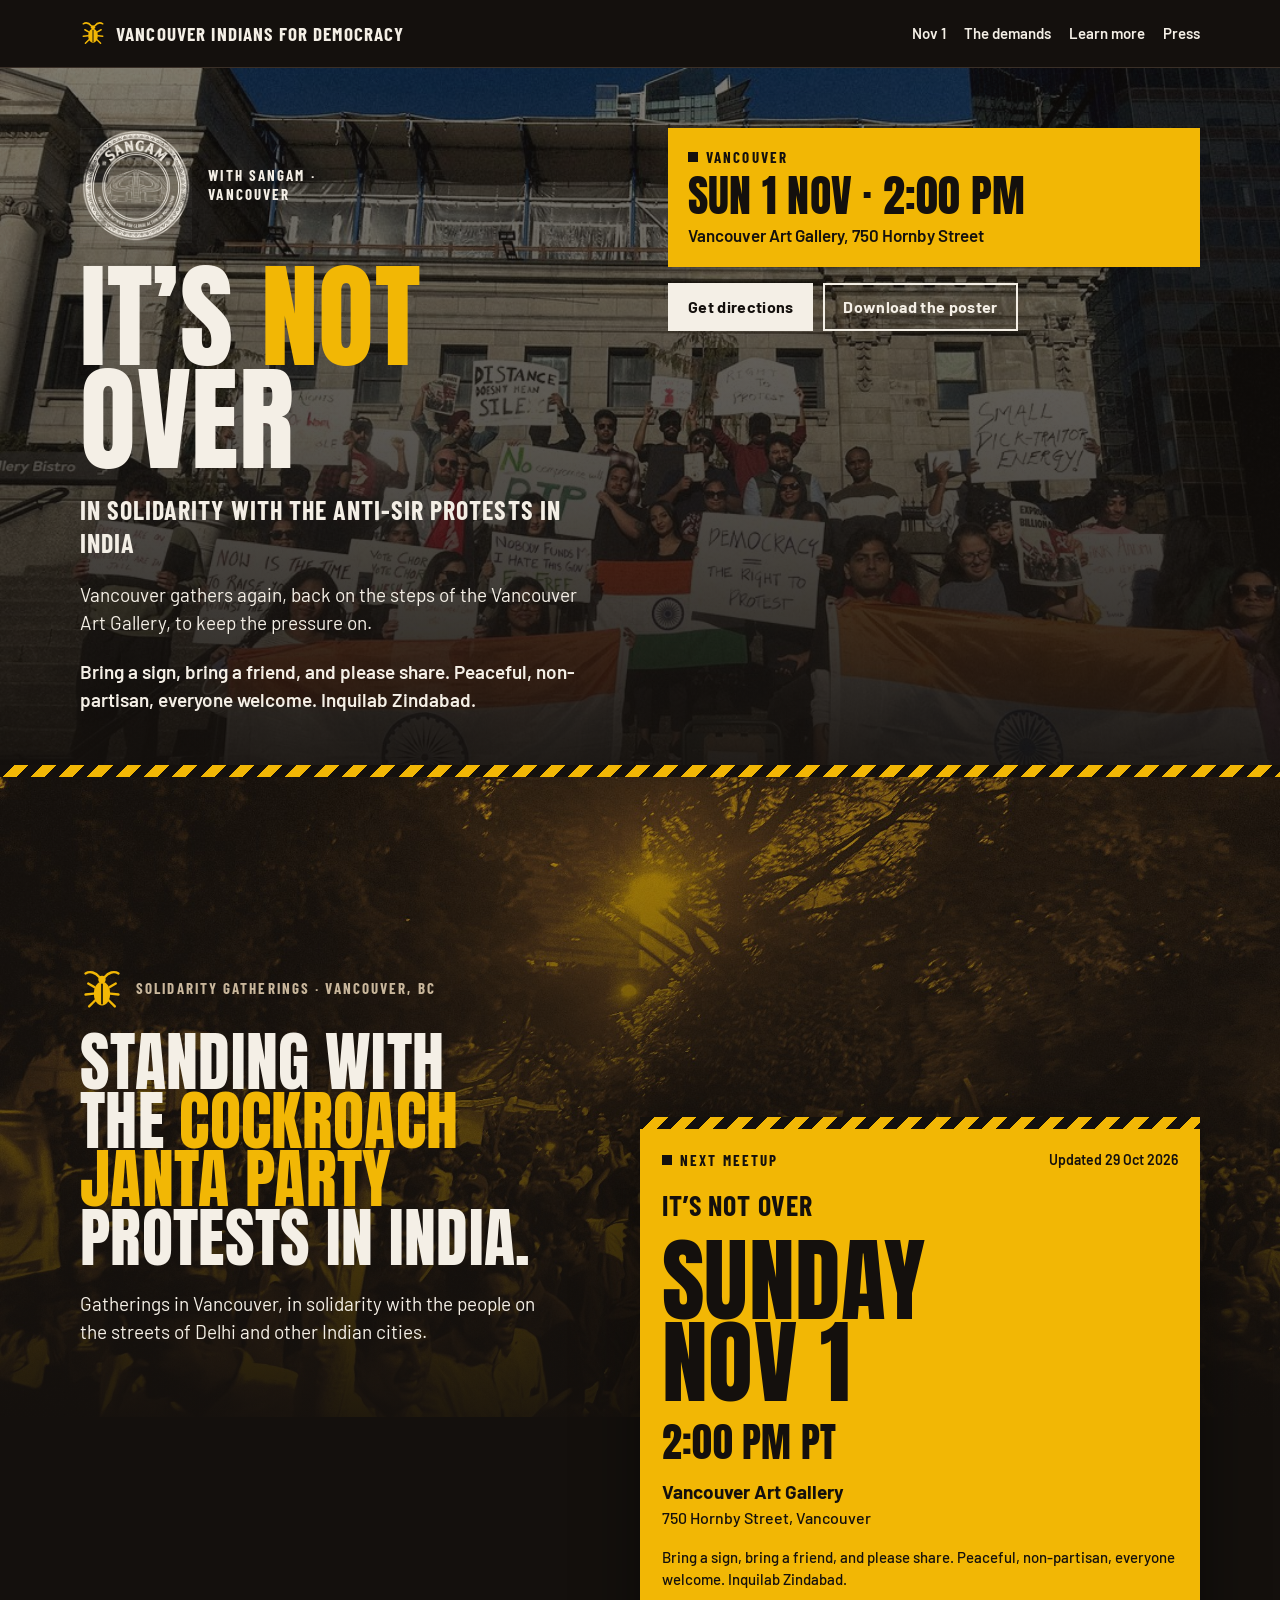
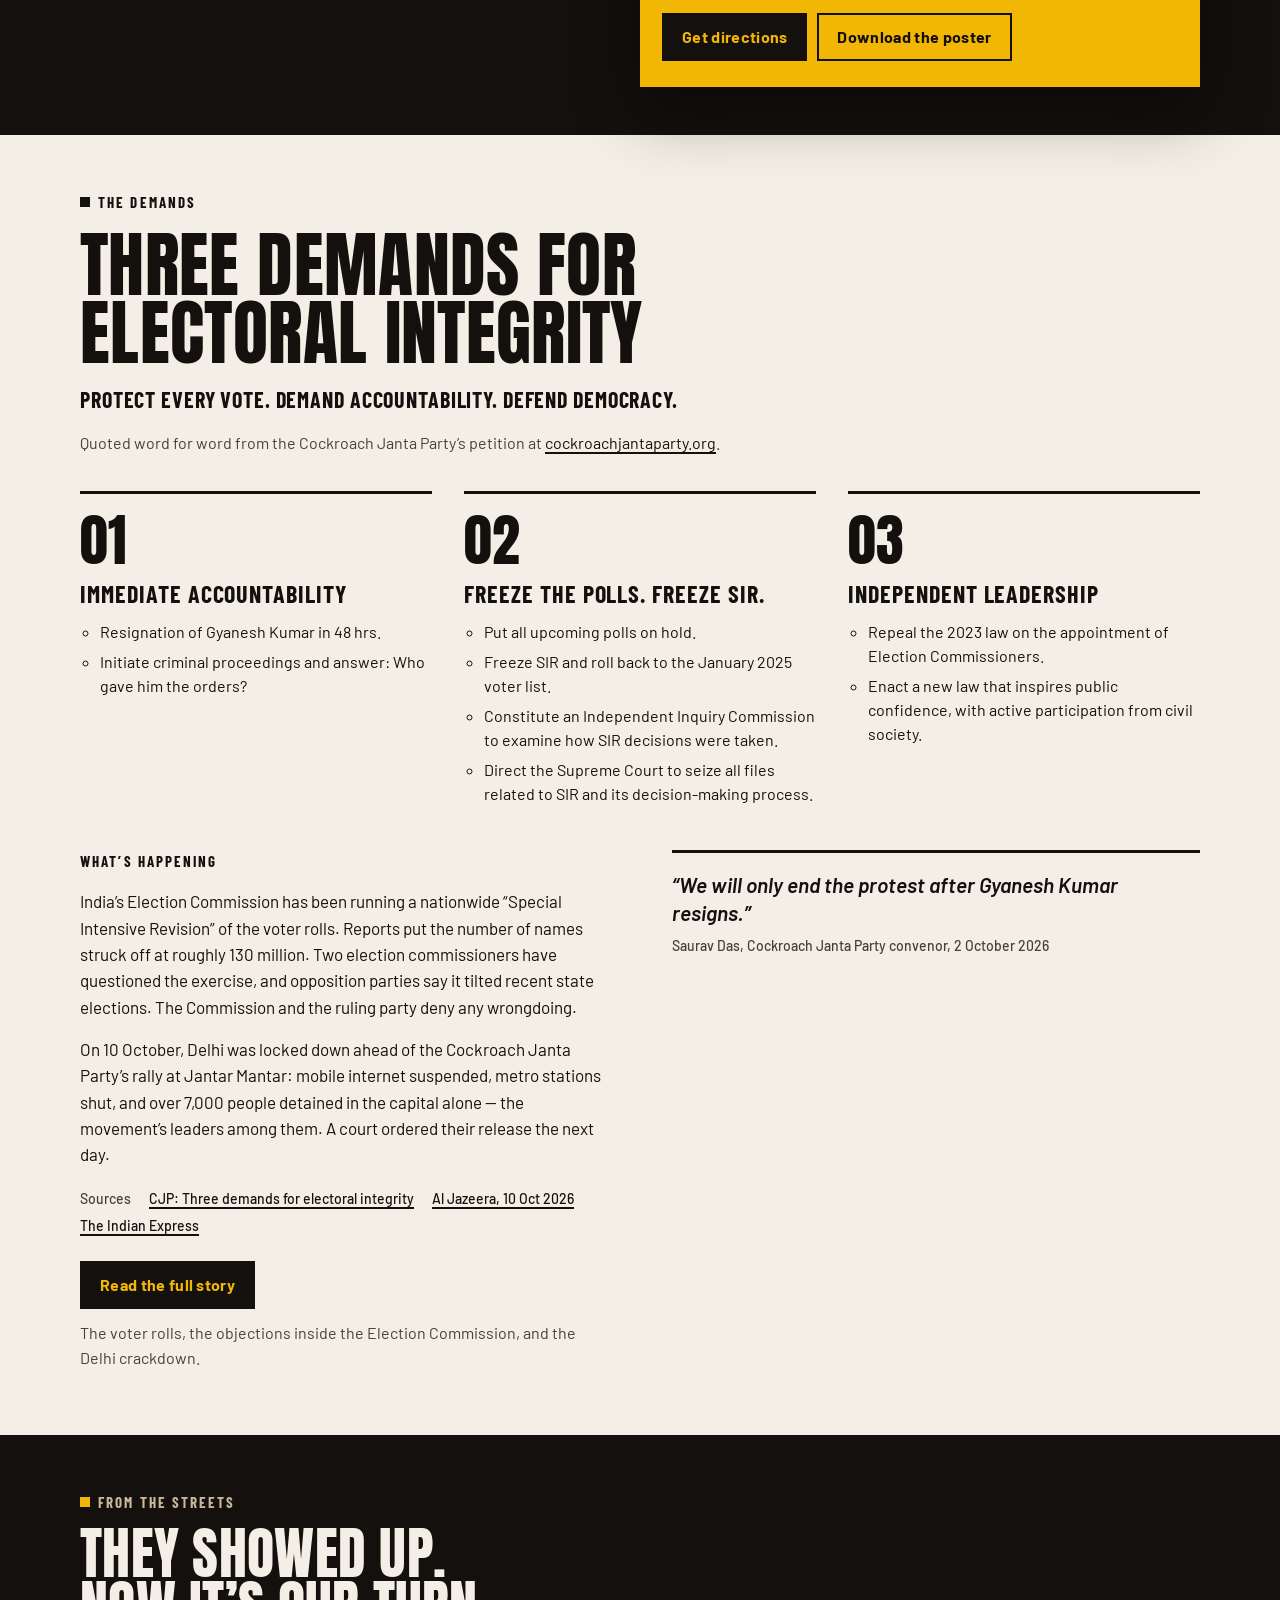
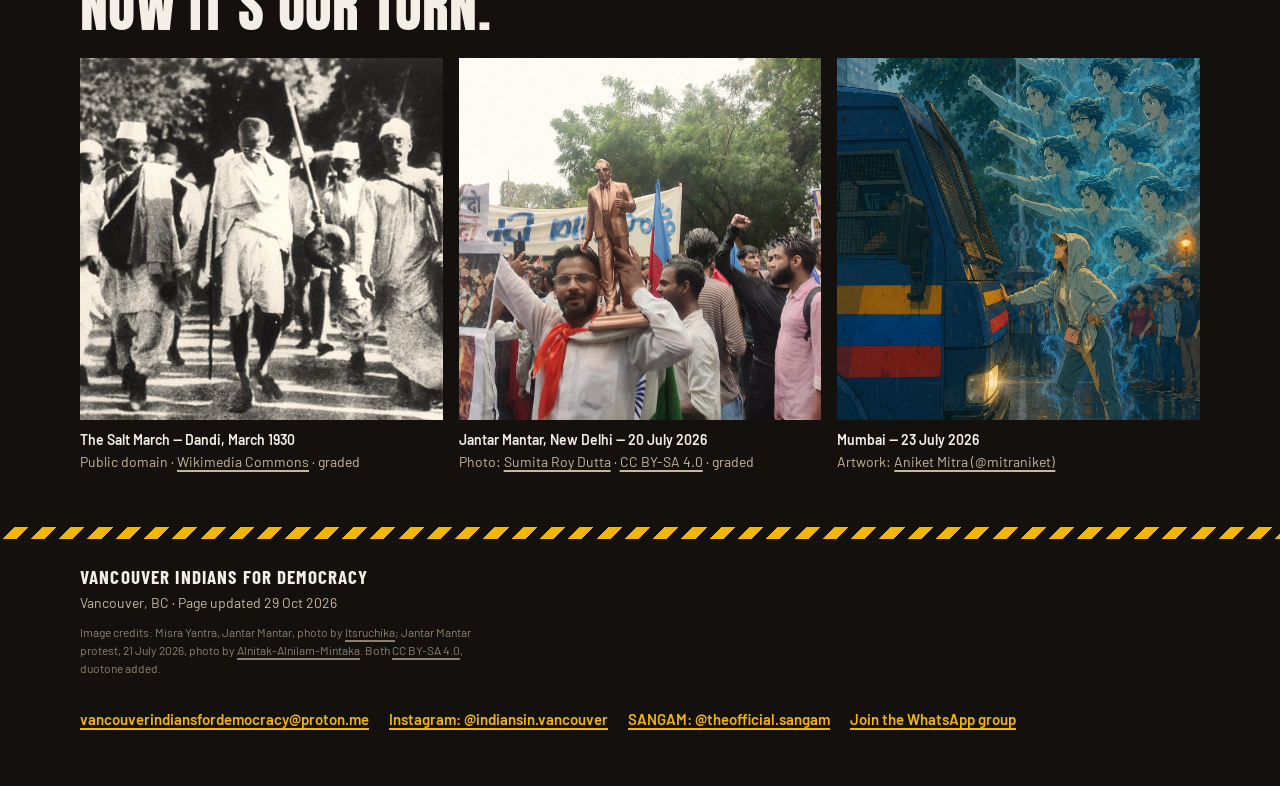
<file: index.html>
<!doctype html>
<html lang="en">
<head>
<meta charset="utf-8">
<meta name="viewport" content="width=device-width, initial-scale=1">
<title>It’s not over · Vancouver, Sun 1 Nov · Vancouver Indians for Democracy</title>
<meta name="description" content="It’s not over: Vancouver gathers again on the steps of the Vancouver Art Gallery, Sunday 1 November, 2:00 PM, in solidarity with the anti-SIR protests in India. Bring a sign, bring a friend.">
<meta name="theme-color" content="#14100D">
<meta property="og:type" content="website">
<meta property="og:title" content="It’s not over — Vancouver, Sun 1 Nov, 2:00 PM, Vancouver Art Gallery">
<meta property="og:description" content="Vancouver gathers again on the steps of the Vancouver Art Gallery, Sunday 1 November, 2:00 PM, in solidarity with the anti-SIR protests in India. With SANGAM. Bring a sign, bring a friend.">
<link rel="icon" href="assets/logo.svg" type="image/svg+xml">
<link rel="preconnect" href="https://fonts.googleapis.com">
<link rel="preconnect" href="https://fonts.gstatic.com" crossorigin>
<link href="https://fonts.googleapis.com/css2?family=Anton&family=Barlow+Condensed:wght@600;700&family=Barlow:ital,wght@0,400;0,500;0,600;0,700;1,600&display=swap" rel="stylesheet">
<link rel="stylesheet" href="styles.css">
</head>
<body>
<a class="skip-link" href="#main">Skip to content</a>

<header class="site-header" id="top">
  <div class="wrap">
    <a class="brand" href="#top">
      <svg viewBox="0 0 48 48" width="26" height="26" aria-hidden="true" fill="none" stroke="currentColor" stroke-width="2.8" stroke-linecap="round" stroke-linejoin="round">
        <path d="M21 11 C 17 6, 11 4, 6 7"/><path d="M27 11 C 31 6, 37 4, 42 7"/>
        <circle cx="24" cy="13.5" r="4" fill="currentColor" stroke="none"/>
        <ellipse cx="24" cy="29" rx="9" ry="13" fill="currentColor" stroke="none"/>
        <path d="M24 19 V 40" stroke="#14100D" stroke-width="1.8"/>
        <path d="M16 22 L 9 18"/><path d="M32 22 L 39 18"/>
        <path d="M15 29 L 6 30"/><path d="M33 29 L 42 30"/>
        <path d="M17 36 L 10 43"/><path d="M31 36 L 38 43"/>
      </svg>
      <span>Vancouver Indians for Democracy</span>
    </a>
    <nav class="site-nav" aria-label="Sections">
      <a href="#everywhere">Nov 1</a>
      <a href="#demand">The demands</a>
      <a href="learn-more.html">Learn more</a>
      <a href="media-advisory.html">Press</a>
    </nav>
  </div>
</header>

<main id="main">

  <!-- IT'S NOT OVER: the current action. Background = the 17 Oct Vancouver gathering; SANGAM stamp and poster live in assets/. -->
  <section class="everywhere" id="everywhere" aria-labelledby="everywhere-heading">
    <img class="everywhere__img" src="assets/vag-17-oct-2026.jpg" width="1080" height="700" alt="Protesters with Indian flags and hand-painted signs on the steps of the Vancouver Art Gallery, 17 October 2026">
    <div class="everywhere__shade" aria-hidden="true"></div>
    <div class="wrap everywhere__grid">
      <div class="everywhere__text">
        <div class="lockup">
          <img class="lockup__logo" src="assets/sangam-stamp.png" width="480" height="492" alt="SANGAM — South Asian Network for Global Action and Mobilization">
          <p>With SANGAM · Vancouver</p>
        </div>
        <h1 id="everywhere-heading" class="display">It’s <span>not</span> over</h1>
        <p class="everywhere__tag">In solidarity with the anti-SIR protests in India</p>
        <p class="everywhere__lede">Vancouver gathers again, back on the steps of the Vancouver Art Gallery, to keep the pressure on.</p>
        <p class="everywhere__lede everywhere__lede--strong">Bring a sign, bring a friend, and please share. Peaceful, non-partisan, everyone welcome. Inquilab Zindabad.</p>
      </div>
      <div class="everywhere__side">
        <div class="van">
          <p class="label">Vancouver</p>
          <p class="van__when display">Sun 1 Nov · 2:00 PM</p>
          <p class="van__where">Vancouver Art Gallery, 750 Hornby Street</p>
        </div>
        <div class="btn-row">
          <a class="btn btn--solid-paper" href="https://www.google.com/maps/search/?api=1&amp;query=Vancouver+Art+Gallery%2C+750+Hornby+St%2C+Vancouver%2C+BC">Get directions</a>
          <a class="btn btn--outline-paper" href="assets/its-not-over-nov1.jpg" download="its-not-over-nov1.jpg">Download the poster</a>
        </div>
      </div>
    </div>
    <div class="everywhere__spacer" aria-hidden="true"></div>
    <div class="hazard" aria-hidden="true"></div>
  </section>

  <section class="hero" aria-labelledby="hero-heading">
    <img class="hero__img" src="assets/hero-jantar-mantar.jpg" width="2000" height="1125" alt="Thousands of protesters at Jantar Mantar, New Delhi, on the night of 21 July 2026, an Indian flag raised above the crowd">
    <div class="hero__shade" aria-hidden="true"></div>
    <div class="wrap hero__body">
      <div class="hero__inner">
        <div class="hero__kicker">
          <svg viewBox="0 0 48 48" width="44" height="44" aria-hidden="true" fill="none" stroke="currentColor" stroke-width="2.6" stroke-linecap="round" stroke-linejoin="round">
            <path d="M21 11 C 17 6, 11 4, 6 7"/><path d="M27 11 C 31 6, 37 4, 42 7"/>
            <circle cx="24" cy="13.5" r="4" fill="currentColor" stroke="none"/>
            <ellipse cx="24" cy="29" rx="9" ry="13" fill="currentColor" stroke="none"/>
            <path d="M24 19 V 40" stroke="#14100D" stroke-width="1.8"/>
            <path d="M16 22 L 9 18"/><path d="M32 22 L 39 18"/>
            <path d="M15 29 L 6 30"/><path d="M33 29 L 42 30"/>
            <path d="M17 36 L 10 43"/><path d="M31 36 L 38 43"/>
          </svg>
          <p>Solidarity gatherings · Vancouver, BC</p>
        </div>
        <h2 id="hero-heading" class="display hero__heading">Standing with the <span>Cockroach Janta Party</span> protests in India.</h2>
        <p class="hero__lede">Gatherings in Vancouver, in solidarity with the people on the streets of Delhi and other Indian cities.</p>
      </div>
    </div>
  </section>

  <!-- MEETUP: edit the values below for each new event. -->
  <div class="wrap meetup-row">
    <section class="meetup" id="meetup" aria-labelledby="meetup-heading">
      <div class="hazard" aria-hidden="true"></div>
      <div class="meetup__body">
        <div class="meetup__top">
          <h2 id="meetup-heading" class="label">Next meetup</h2>
          <p class="meetup__updated">Updated 29 Oct 2026</p>
        </div>
        <p class="meetup__event">It’s not over</p>
        <p class="meetup__date display">Sunday<br>Nov 1</p>
        <p class="meetup__time display">2:00 PM PT</p>
        <div class="meetup__place">
          <p class="meetup__venue">Vancouver Art Gallery</p>
          <p class="meetup__address">750 Hornby Street, Vancouver</p>
        </div>
        <p class="meetup__notes">Bring a sign, bring a friend, and please share. Peaceful, non-partisan, everyone welcome. Inquilab Zindabad.</p>
        <div class="btn-row">
          <a class="btn btn--solid-ink" href="https://www.google.com/maps/search/?api=1&amp;query=Vancouver+Art+Gallery%2C+750+Hornby+St%2C+Vancouver%2C+BC">Get directions</a>
          <a class="btn btn--outline-ink" href="assets/its-not-over-nov1.jpg" download="its-not-over-nov1.jpg">Download the poster</a>
        </div>
      </div>
    </section>
  </div>

  <section class="demand" id="demand" aria-labelledby="demand-heading">
    <div class="wrap">
      <div class="demand__intro">
        <p class="label">The demands</p>
        <h2 id="demand-heading" class="display">Three demands for electoral integrity</h2>
        <p class="demand__tagline">Protect Every Vote. Demand Accountability. Defend Democracy.</p>
        <p class="demand__source">Quoted word for word from the Cockroach Janta Party’s petition at <a href="https://www.cockroachjantaparty.org/petitions/demands-for-electoral-integrity">cockroachjantaparty.org</a>.</p>
      </div>

      <ol class="demand-list" role="list">
        <li>
          <p class="demand-list__num display" aria-hidden="true">01</p>
          <h3>Immediate accountability</h3>
          <ul>
            <li>Resignation of Gyanesh Kumar in 48 hrs.</li>
            <li>Initiate criminal proceedings and answer: Who gave him the orders?</li>
          </ul>
        </li>
        <li>
          <p class="demand-list__num display" aria-hidden="true">02</p>
          <h3>Freeze the polls. Freeze SIR.</h3>
          <ul>
            <li>Put all upcoming polls on hold.</li>
            <li>Freeze SIR and roll back to the January 2025 voter list.</li>
            <li>Constitute an Independent Inquiry Commission to examine how SIR decisions were taken.</li>
            <li>Direct the Supreme Court to seize all files related to SIR and its decision-making process.</li>
          </ul>
        </li>
        <li>
          <p class="demand-list__num display" aria-hidden="true">03</p>
          <h3>Independent leadership</h3>
          <ul>
            <li>Repeal the 2023 law on the appointment of Election Commissioners.</li>
            <li>Enact a new law that inspires public confidence, with active participation from civil society.</li>
          </ul>
        </li>
      </ol>

      <div class="context">
        <div class="context__text">
          <h3>What’s happening</h3>
          <p>India’s Election Commission has been running a nationwide “Special Intensive Revision” of the voter rolls. Reports put the number of names struck off at roughly 130 million. Two election commissioners have questioned the exercise, and opposition parties say it tilted recent state elections. The Commission and the ruling party deny any wrongdoing.</p>
          <p>On 10 October, Delhi was locked down ahead of the Cockroach Janta Party’s rally at Jantar Mantar: mobile internet suspended, metro stations shut, and over 7,000 people detained in the capital alone — the movement’s leaders among them. A court ordered their release the next day.</p>
          <p class="sources">
            <span>Sources</span>
            <a href="https://www.cockroachjantaparty.org/petitions/demands-for-electoral-integrity">CJP: Three demands for electoral integrity</a>
            <a href="https://www.aljazeera.com/news/2026/10/10/indias-cockroach-leaders-detained-new-delhi-in-lockdown">Al Jazeera, 10 Oct 2026</a>
            <a href="https://indianexpress.com/article/opinion/columns/right-to-vote-democracy-sir-bihar-bengal-deletions-10892049/">The Indian Express</a>
          </p>
          <div class="read-more">
            <a class="btn btn--solid-ink" href="learn-more.html">Read the full story</a>
            <p>The voter rolls, the objections inside the Election Commission, and the Delhi crackdown.</p>
          </div>
        </div>
        <figure class="quote">
          <blockquote>“We will only end the protest after Gyanesh Kumar resigns.”</blockquote>
          <figcaption>Saurav Das, Cockroach Janta Party convenor, 2 October 2026</figcaption>
        </figure>
      </div>
    </div>
  </section>

  <!-- FROM THE STREETS: three images. Credits are in the captions. -->
  <section class="streets" id="streets" aria-labelledby="streets-heading">
    <div class="wrap streets__inner">
      <div class="streets__head">
        <p class="label label--accent-dot">From the streets</p>
        <h2 id="streets-heading" class="display">They showed up. Now it’s our turn.</h2>
      </div>
      <div class="streets__grid">
        <figure>
          <img src="assets/salt-march-1930.jpg" width="1280" height="860" loading="lazy" alt="Gandhi walking with a staff at the head of marchers during the Salt March, 1930" style="object-position: 50% 45%">
          <figcaption>
            <span class="streets__title">The Salt March — Dandi, March 1930</span>
            <span class="streets__credit">Public domain · <a href="https://commons.wikimedia.org/wiki/File:Marche_sel.jpg">Wikimedia Commons</a> · graded</span>
          </figcaption>
        </figure>
        <figure>
          <img src="assets/jantar-mantar-20-july-2026.jpg" width="1280" height="960" loading="lazy" alt="A bust of Bhagat Singh held above a crowd of student protesters at Jantar Mantar, hunger-strike banners behind them" style="object-position: 50% 40%">
          <figcaption>
            <span class="streets__title">Jantar Mantar, New Delhi — 20 July 2026</span>
            <span class="streets__credit">Photo: <a href="https://commons.wikimedia.org/wiki/File:Students_from_All_Over_India_protesting_against_2026_NEET_UG_paper_leak_place_Jantar_Mantar_on_20_July_2026_ahead_of_Parliament_March_25.jpg">Sumita Roy Dutta</a> · <a href="https://creativecommons.org/licenses/by-sa/4.0/">CC BY-SA 4.0</a> · graded</span>
          </figcaption>
        </figure>
        <figure>
          <img src="assets/mumbai-aniket-mitra.jpg" width="1440" height="1920" loading="lazy" alt="Illustration: a student in a hooded jacket stands in the rain with one hand on the front of a police van, while the figures of earlier protesters rise behind her with raised fists" style="object-position: 50% 62%">
          <figcaption>
            <span class="streets__title">Mumbai — 23 July 2026</span>
            <span class="streets__credit">Artwork: <a href="https://www.instagram.com/p/DbIeZbftX9L/">Aniket Mitra (@mitraniket)</a></span>
          </figcaption>
        </figure>
      </div>
    </div>
  </section>

</main>

<footer class="site-footer">
  <div class="hazard" aria-hidden="true"></div>
  <div class="wrap">
    <div>
      <p class="site-footer__name">Vancouver Indians for Democracy</p>
      <p class="site-footer__meta">Vancouver, BC · Page updated 29 Oct 2026</p>
      <p class="site-footer__credits">Image credits: Misra Yantra, Jantar Mantar, photo by <a href="https://commons.wikimedia.org/wiki/File:The_Jantar_Mantar_in_heart_of_delhi.jpg">Itsruchika</a>; Jantar Mantar protest, 21 July 2026, photo by <a href="https://commons.wikimedia.org/wiki/File:Jantar_Mantar_Protest.jpg">Alnitak-Alnilam-Mintaka</a>. Both <a href="https://creativecommons.org/licenses/by-sa/4.0/">CC BY-SA 4.0</a>, duotone added.</p>
    </div>
    <nav aria-label="Contact">
      <a href="mailto:vancouverindiansfordemocracy@proton.me">vancouverindiansfordemocracy@proton.me</a>
      <a href="https://www.instagram.com/indiansin.vancouver/">Instagram: @indiansin.vancouver</a>
      <a href="https://www.instagram.com/theofficial.sangam/">SANGAM: @theofficial.sangam</a>
      <a href="https://chat.whatsapp.com/Jw7I8cfswXF1z7F6qlgv0t?mode=gi_t">Join the WhatsApp group</a>
    </nav>
  </div>
</footer>

</body>
</html>
</file>
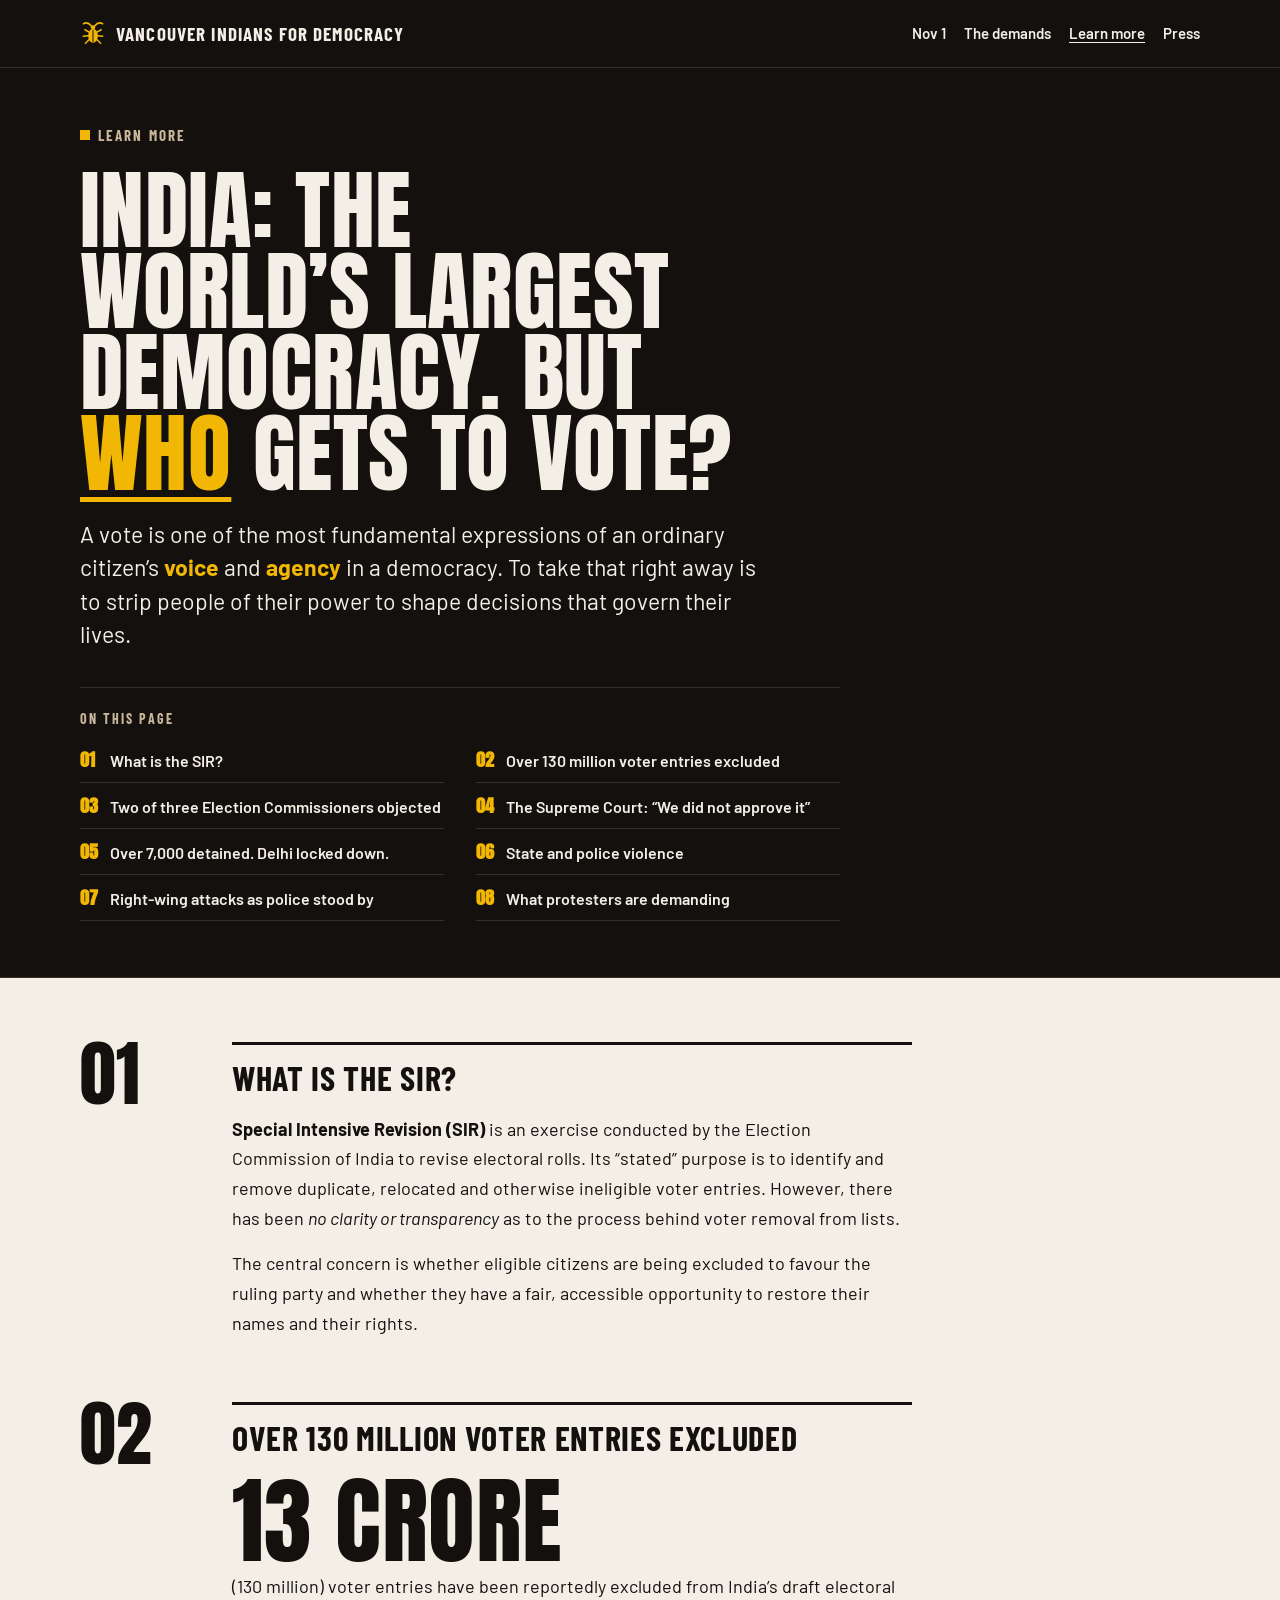
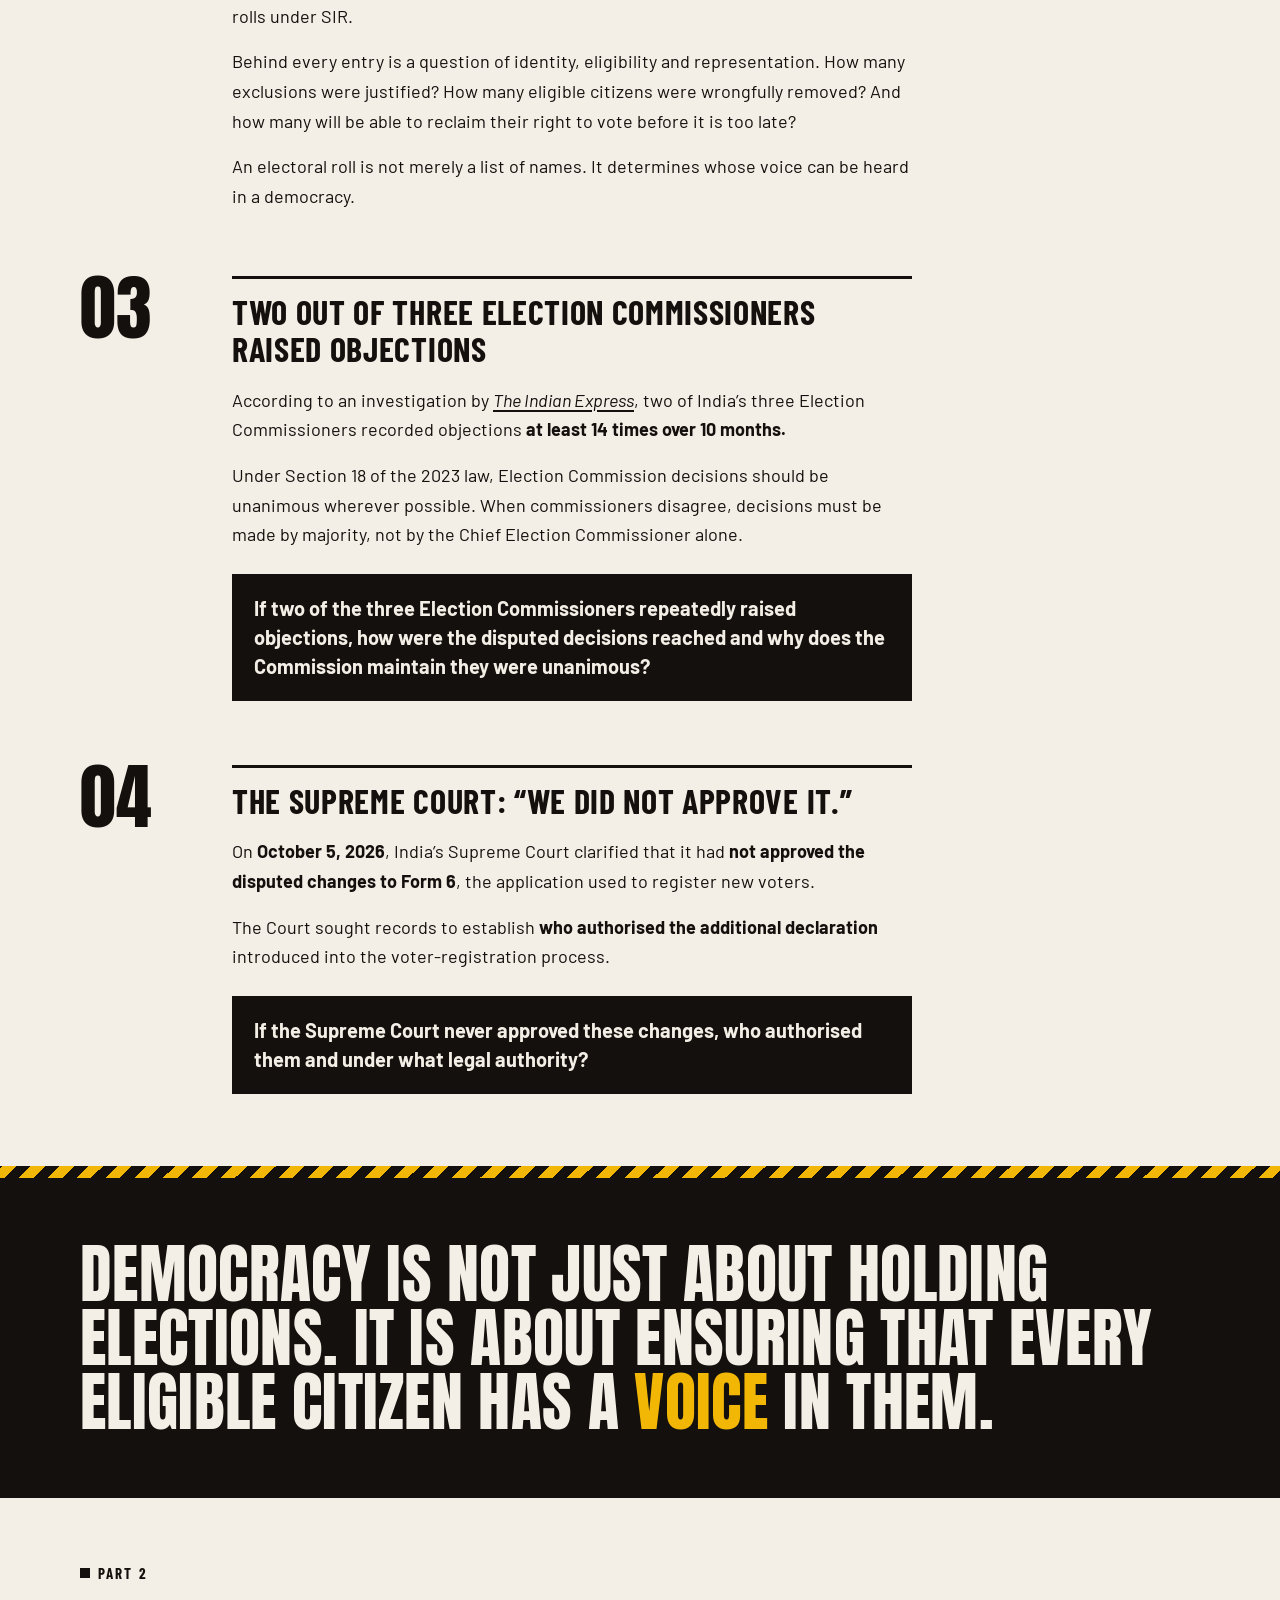
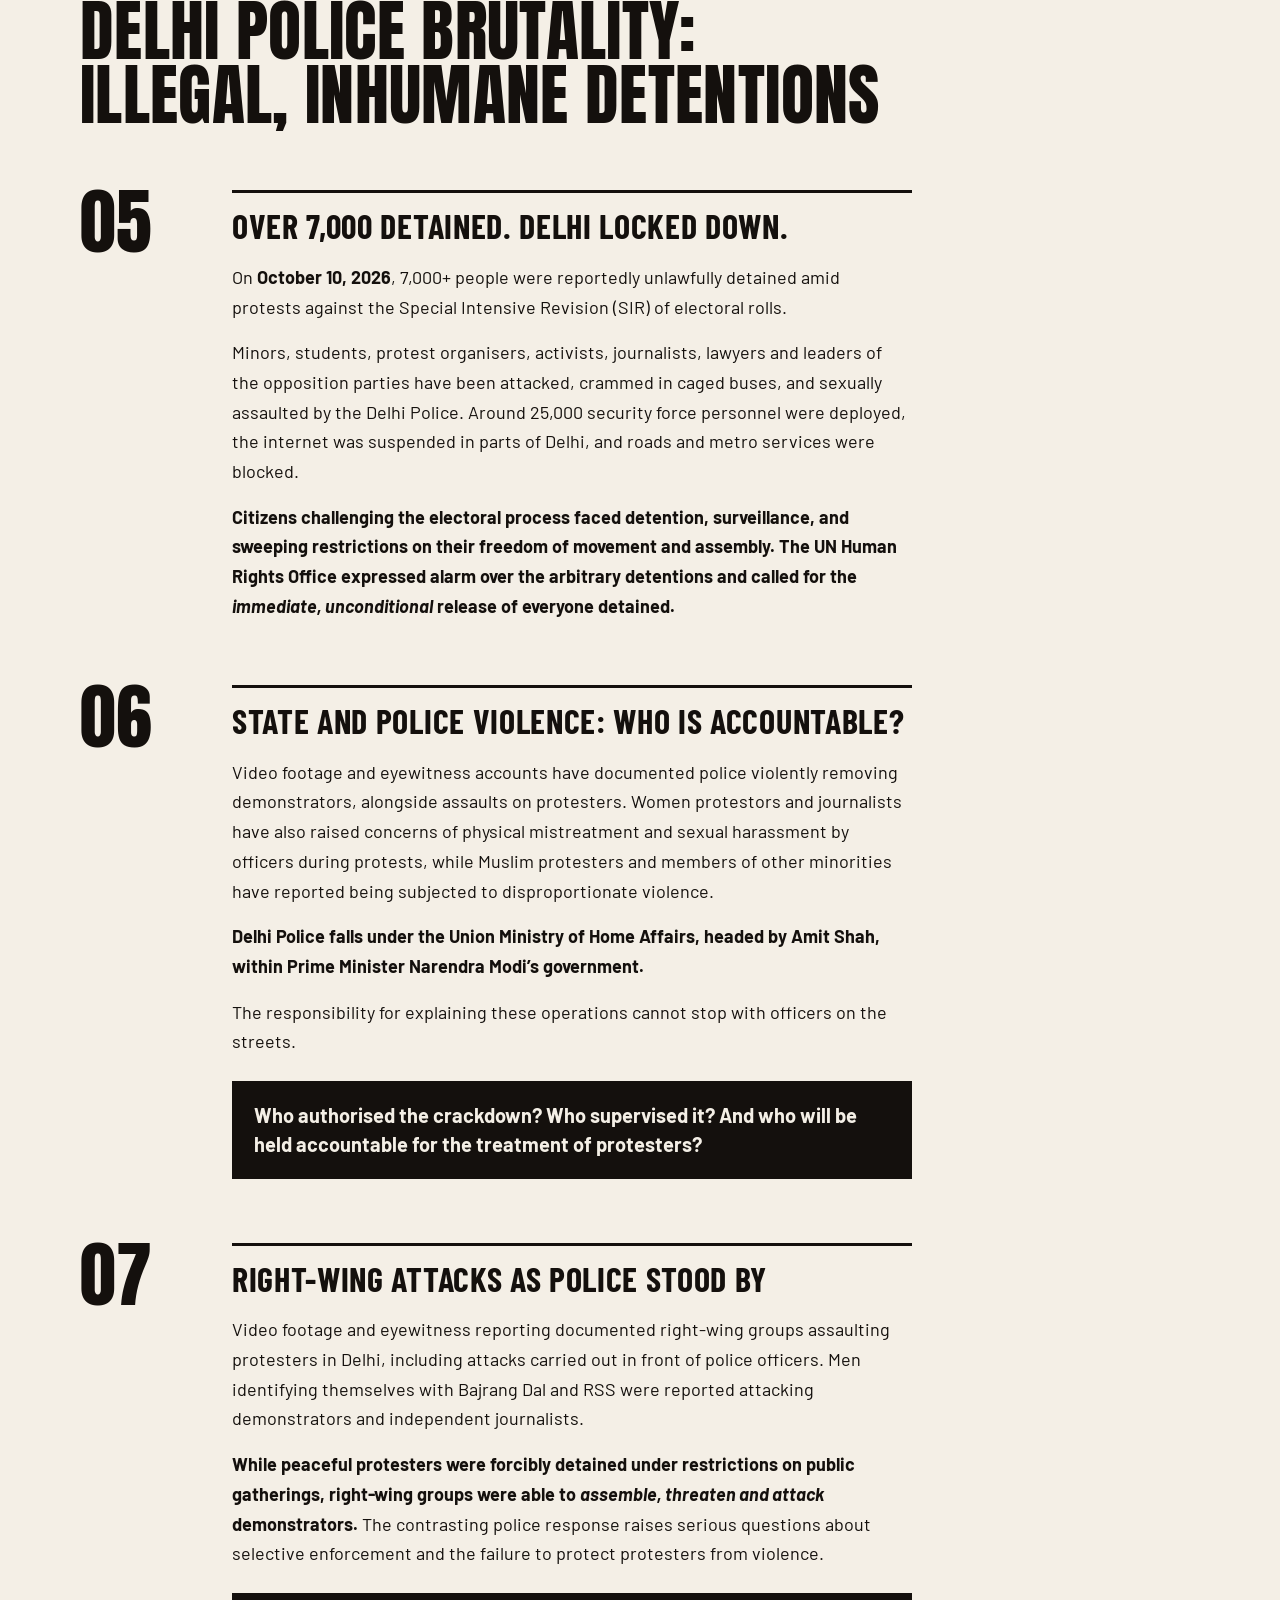
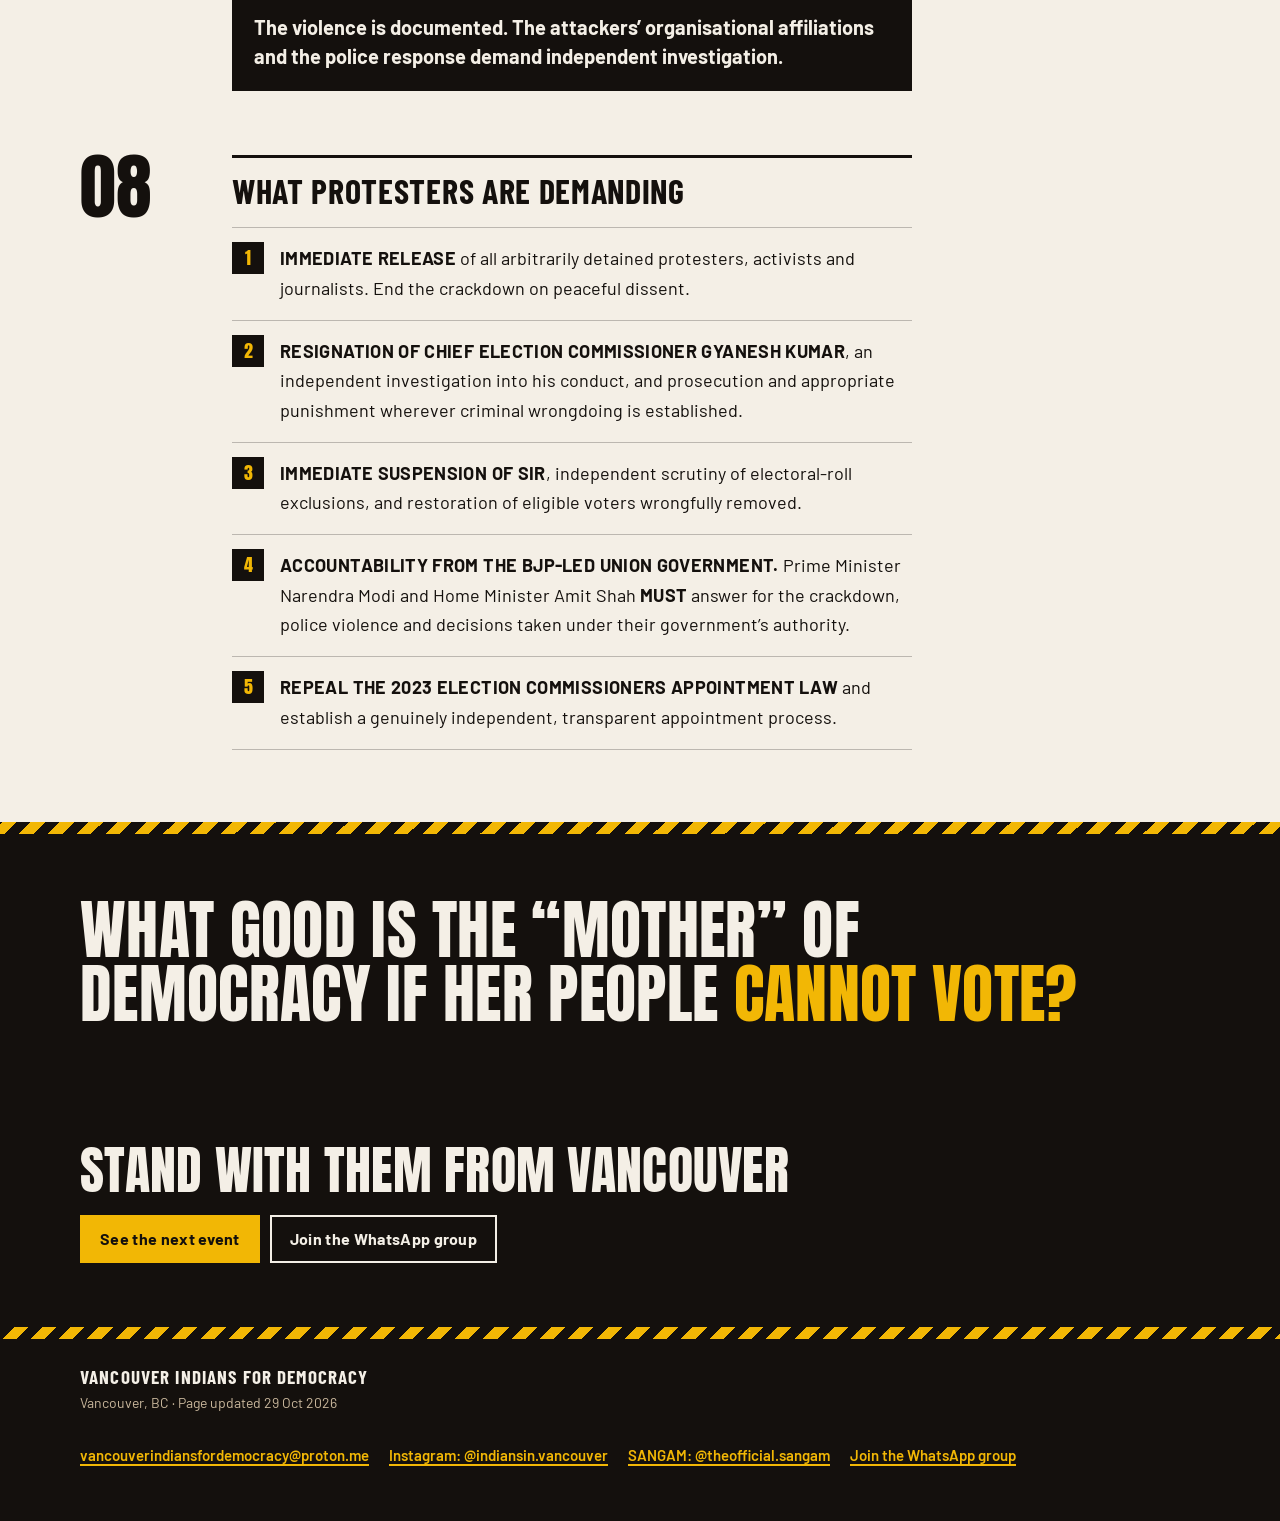
<file: learn-more.html>
<!doctype html>
<html lang="en">
<head>
<meta charset="utf-8">
<meta name="viewport" content="width=device-width, initial-scale=1">
<title>Learn more · Vancouver Indians for Democracy</title>
<meta name="description" content="India's voter-roll revision, the objections inside the Election Commission, the Delhi crackdown, and what protesters are demanding.">
<meta name="theme-color" content="#14100D">
<meta property="og:type" content="article">
<meta property="og:title" content="India: the world's largest democracy. But who gets to vote?">
<meta property="og:description" content="India's voter-roll revision, the objections inside the Election Commission, the Delhi crackdown, and what protesters are demanding.">
<link rel="icon" href="assets/logo.svg" type="image/svg+xml">
<link rel="preconnect" href="https://fonts.googleapis.com">
<link rel="preconnect" href="https://fonts.gstatic.com" crossorigin>
<link href="https://fonts.googleapis.com/css2?family=Anton&family=Barlow+Condensed:wght@600;700&family=Barlow:ital,wght@0,400;0,500;0,600;0,700;1,600&display=swap" rel="stylesheet">
<link rel="stylesheet" href="styles.css">
</head>
<body>
<a class="skip-link" href="#main">Skip to content</a>

<header class="site-header" id="top">
  <div class="wrap">
    <a class="brand" href="index.html">
      <svg viewBox="0 0 48 48" width="26" height="26" aria-hidden="true" fill="none" stroke="currentColor" stroke-width="2.8" stroke-linecap="round" stroke-linejoin="round">
        <path d="M21 11 C 17 6, 11 4, 6 7"/><path d="M27 11 C 31 6, 37 4, 42 7"/>
        <circle cx="24" cy="13.5" r="4" fill="currentColor" stroke="none"/>
        <ellipse cx="24" cy="29" rx="9" ry="13" fill="currentColor" stroke="none"/>
        <path d="M24 19 V 40" stroke="#14100D" stroke-width="1.8"/>
        <path d="M16 22 L 9 18"/><path d="M32 22 L 39 18"/>
        <path d="M15 29 L 6 30"/><path d="M33 29 L 42 30"/>
        <path d="M17 36 L 10 43"/><path d="M31 36 L 38 43"/>
      </svg>
      <span>Vancouver Indians for Democracy</span>
    </a>
    <nav class="site-nav" aria-label="Sections">
      <a href="index.html#everywhere">Nov 1</a>
      <a href="index.html#demand">The demands</a>
      <a href="learn-more.html" aria-current="page">Learn more</a>
      <a href="media-advisory.html">Press</a>
    </nav>
  </div>
</header>

<main id="main">

  <header class="article-hero">
    <div class="wrap article-hero__inner">
      <p class="label label--accent-dot">Learn more</p>
      <h1 class="display">India: the world’s largest democracy. But <span>who</span> gets to vote?</h1>
      <p class="article-hero__lede">A vote is one of the most fundamental expressions of an ordinary citizen’s <strong>voice</strong> and <strong>agency</strong> in a democracy. To take that right away is to strip people of their power to shape decisions that govern their lives.</p>
      <nav class="toc" aria-label="On this page">
        <p class="toc__title">On this page</p>
        <ol role="list">
          <li><a href="#s01"><span>01</span> What is the SIR?</a></li>
          <li><a href="#s02"><span>02</span> Over 130 million voter entries excluded</a></li>
          <li><a href="#s03"><span>03</span> Two of three Election Commissioners objected</a></li>
          <li><a href="#s04"><span>04</span> The Supreme Court: “We did not approve it”</a></li>
          <li><a href="#s05"><span>05</span> Over 7,000 detained. Delhi locked down.</a></li>
          <li><a href="#s06"><span>06</span> State and police violence</a></li>
          <li><a href="#s07"><span>07</span> Right-wing attacks as police stood by</a></li>
          <li><a href="#s08"><span>08</span> What protesters are demanding</a></li>
        </ol>
      </nav>
    </div>
  </header>

  <article class="article" aria-labelledby="part1-heading">
    <h2 id="part1-heading" class="visually-hidden">Part 1: The voter rolls</h2>
    <div class="wrap article__body">

      <section class="article-section" id="s01" aria-labelledby="s01-heading">
        <p class="article-section__num display" aria-hidden="true">01</p>
        <h3 id="s01-heading">What is the SIR?</h3>
        <p><strong>Special Intensive Revision (SIR)</strong> is an exercise conducted by the Election Commission of India to revise electoral rolls. Its “stated” purpose is to identify and remove duplicate, relocated and otherwise ineligible voter entries. However, there has been <em>no clarity or transparency</em> as to the process behind voter removal from lists.</p>
        <p>The central concern is whether eligible citizens are being excluded to favour the ruling party and whether they have a fair, accessible opportunity to restore their names and their rights.</p>
      </section>

      <section class="article-section" id="s02" aria-labelledby="s02-heading">
        <p class="article-section__num display" aria-hidden="true">02</p>
        <h3 id="s02-heading">Over 130 million voter entries excluded</h3>
        <p class="article-stat"><span class="display">13 crore</span> (130 million) voter entries have been reportedly excluded from India’s draft electoral rolls under SIR.</p>
        <p>Behind every entry is a question of identity, eligibility and representation. How many exclusions were justified? How many eligible citizens were wrongfully removed? And how many will be able to reclaim their right to vote before it is too late?</p>
        <p>An electoral roll is not merely a list of names. It determines whose voice can be heard in a democracy.</p>
      </section>

      <section class="article-section" id="s03" aria-labelledby="s03-heading">
        <p class="article-section__num display" aria-hidden="true">03</p>
        <h3 id="s03-heading">Two out of three Election Commissioners raised objections</h3>
        <p>According to an investigation by <a href="https://indianexpress.com/article/opinion/columns/right-to-vote-democracy-sir-bihar-bengal-deletions-10892049/"><cite>The Indian Express</cite></a>, two of India’s three Election Commissioners recorded objections <strong>at least 14 times over 10 months.</strong></p>
        <p>Under Section 18 of the 2023 law, Election Commission decisions should be unanimous wherever possible. When commissioners disagree, decisions must be made by majority, not by the Chief Election Commissioner alone.</p>
        <p class="article-question">If two of the three Election Commissioners repeatedly raised objections, how were the disputed decisions reached and why does the Commission maintain they were unanimous?</p>
      </section>

      <section class="article-section" id="s04" aria-labelledby="s04-heading">
        <p class="article-section__num display" aria-hidden="true">04</p>
        <h3 id="s04-heading">The Supreme Court: “We did not approve it.”</h3>
        <p>On <strong>October 5, 2026</strong>, India’s Supreme Court clarified that it had <strong>not approved the disputed changes to Form 6</strong>, the application used to register new voters.</p>
        <p>The Court sought records to establish <strong>who authorised the additional declaration</strong> introduced into the voter-registration process.</p>
        <p class="article-question">If the Supreme Court never approved these changes, who authorised them and under what legal authority?</p>
      </section>

    </div>
  </article>

  <aside class="statement" aria-label="Statement">
    <p class="wrap display">Democracy is not just about holding elections. It is about ensuring that every eligible citizen has a <span>voice</span> in them.</p>
  </aside>

  <article class="article" aria-labelledby="part2-heading">
    <div class="wrap article__body">

      <div class="part-heading">
        <p class="label">Part 2</p>
        <h2 id="part2-heading" class="display">Delhi Police brutality: illegal, inhumane detentions</h2>
      </div>

      <section class="article-section" id="s05" aria-labelledby="s05-heading">
        <p class="article-section__num display" aria-hidden="true">05</p>
        <h3 id="s05-heading">Over 7,000 detained. Delhi locked down.</h3>
        <p>On <strong>October 10, 2026</strong>, 7,000+ people were reportedly unlawfully detained amid protests against the Special Intensive Revision (SIR) of electoral rolls.</p>
        <p>Minors, students, protest organisers, activists, journalists, lawyers and leaders of the opposition parties have been attacked, crammed in caged buses, and sexually assaulted by the Delhi Police. Around 25,000 security force personnel were deployed, the internet was suspended in parts of Delhi, and roads and metro services were blocked.</p>
        <p class="article-emphasis">Citizens challenging the electoral process faced detention, surveillance, and sweeping restrictions on their freedom of movement and assembly. The UN Human Rights Office expressed alarm over the arbitrary detentions and called for the <em>immediate, unconditional</em> release of everyone detained.</p>
      </section>

      <section class="article-section" id="s06" aria-labelledby="s06-heading">
        <p class="article-section__num display" aria-hidden="true">06</p>
        <h3 id="s06-heading">State and police violence: who is accountable?</h3>
        <p>Video footage and eyewitness accounts have documented police violently removing demonstrators, alongside assaults on protesters. Women protestors and journalists have also raised concerns of physical mistreatment and sexual harassment by officers during protests, while Muslim protesters and members of other minorities have reported being subjected to disproportionate violence.</p>
        <p class="article-emphasis">Delhi Police falls under the Union Ministry of Home Affairs, headed by Amit Shah, within Prime Minister Narendra Modi’s government.</p>
        <p>The responsibility for explaining these operations cannot stop with officers on the streets.</p>
        <p class="article-question">Who authorised the crackdown? Who supervised it? And who will be held accountable for the treatment of protesters?</p>
      </section>

      <section class="article-section" id="s07" aria-labelledby="s07-heading">
        <p class="article-section__num display" aria-hidden="true">07</p>
        <h3 id="s07-heading">Right-wing attacks as police stood by</h3>
        <p>Video footage and eyewitness reporting documented right-wing groups assaulting protesters in Delhi, including attacks carried out in front of police officers. Men identifying themselves with Bajrang Dal and RSS were reported attacking demonstrators and independent journalists.</p>
        <p><strong>While peaceful protesters were forcibly detained under restrictions on public gatherings, right-wing groups were able to <em>assemble, threaten and attack</em> demonstrators.</strong> The contrasting police response raises serious questions about selective enforcement and the failure to protect protesters from violence.</p>
        <p class="article-question">The violence is documented. The attackers’ organisational affiliations and the police response demand independent investigation.</p>
      </section>

      <section class="article-section" id="s08" aria-labelledby="s08-heading">
        <p class="article-section__num display" aria-hidden="true">08</p>
        <h3 id="s08-heading">What protesters are demanding</h3>
        <ol class="article-demands" role="list">
          <li><strong>Immediate release</strong> of all arbitrarily detained protesters, activists and journalists. End the crackdown on peaceful dissent.</li>
          <li><strong>Resignation of Chief Election Commissioner Gyanesh Kumar</strong>, an independent investigation into his conduct, and prosecution and appropriate punishment wherever criminal wrongdoing is established.</li>
          <li><strong>Immediate suspension of SIR</strong>, independent scrutiny of electoral-roll exclusions, and restoration of eligible voters wrongfully removed.</li>
          <li><strong>Accountability from the BJP-led Union government.</strong> Prime Minister Narendra Modi and Home Minister Amit Shah <strong>must</strong> answer for the crackdown, police violence and decisions taken under their government’s authority.</li>
          <li><strong>Repeal the 2023 Election Commissioners Appointment Law</strong> and establish a genuinely independent, transparent appointment process.</li>
        </ol>
      </section>

    </div>
  </article>

  <aside class="statement" aria-label="Statement">
    <p class="wrap display">What good is the “mother” of democracy if her people <span>cannot vote?</span></p>
  </aside>

  <section class="wrap article-cta" aria-labelledby="cta-heading">
    <h2 id="cta-heading" class="display">Stand with them from Vancouver</h2>
    <div class="btn-row">
      <a class="btn btn--solid-accent" href="index.html#meetup">See the next event</a>
      <a class="btn btn--outline-paper" href="https://chat.whatsapp.com/Jw7I8cfswXF1z7F6qlgv0t?mode=gi_t">Join the WhatsApp group</a>
    </div>
  </section>

</main>

<footer class="site-footer">
  <div class="hazard" aria-hidden="true"></div>
  <div class="wrap">
    <div>
      <p class="site-footer__name">Vancouver Indians for Democracy</p>
      <p class="site-footer__meta">Vancouver, BC · Page updated 29 Oct 2026</p>
    </div>
    <nav aria-label="Contact">
      <a href="mailto:vancouverindiansfordemocracy@proton.me">vancouverindiansfordemocracy@proton.me</a>
      <a href="https://www.instagram.com/indiansin.vancouver/">Instagram: @indiansin.vancouver</a>
      <a href="https://www.instagram.com/theofficial.sangam/">SANGAM: @theofficial.sangam</a>
      <a href="https://chat.whatsapp.com/Jw7I8cfswXF1z7F6qlgv0t?mode=gi_t">Join the WhatsApp group</a>
    </nav>
  </div>
</footer>

</body>
</html>
</file>
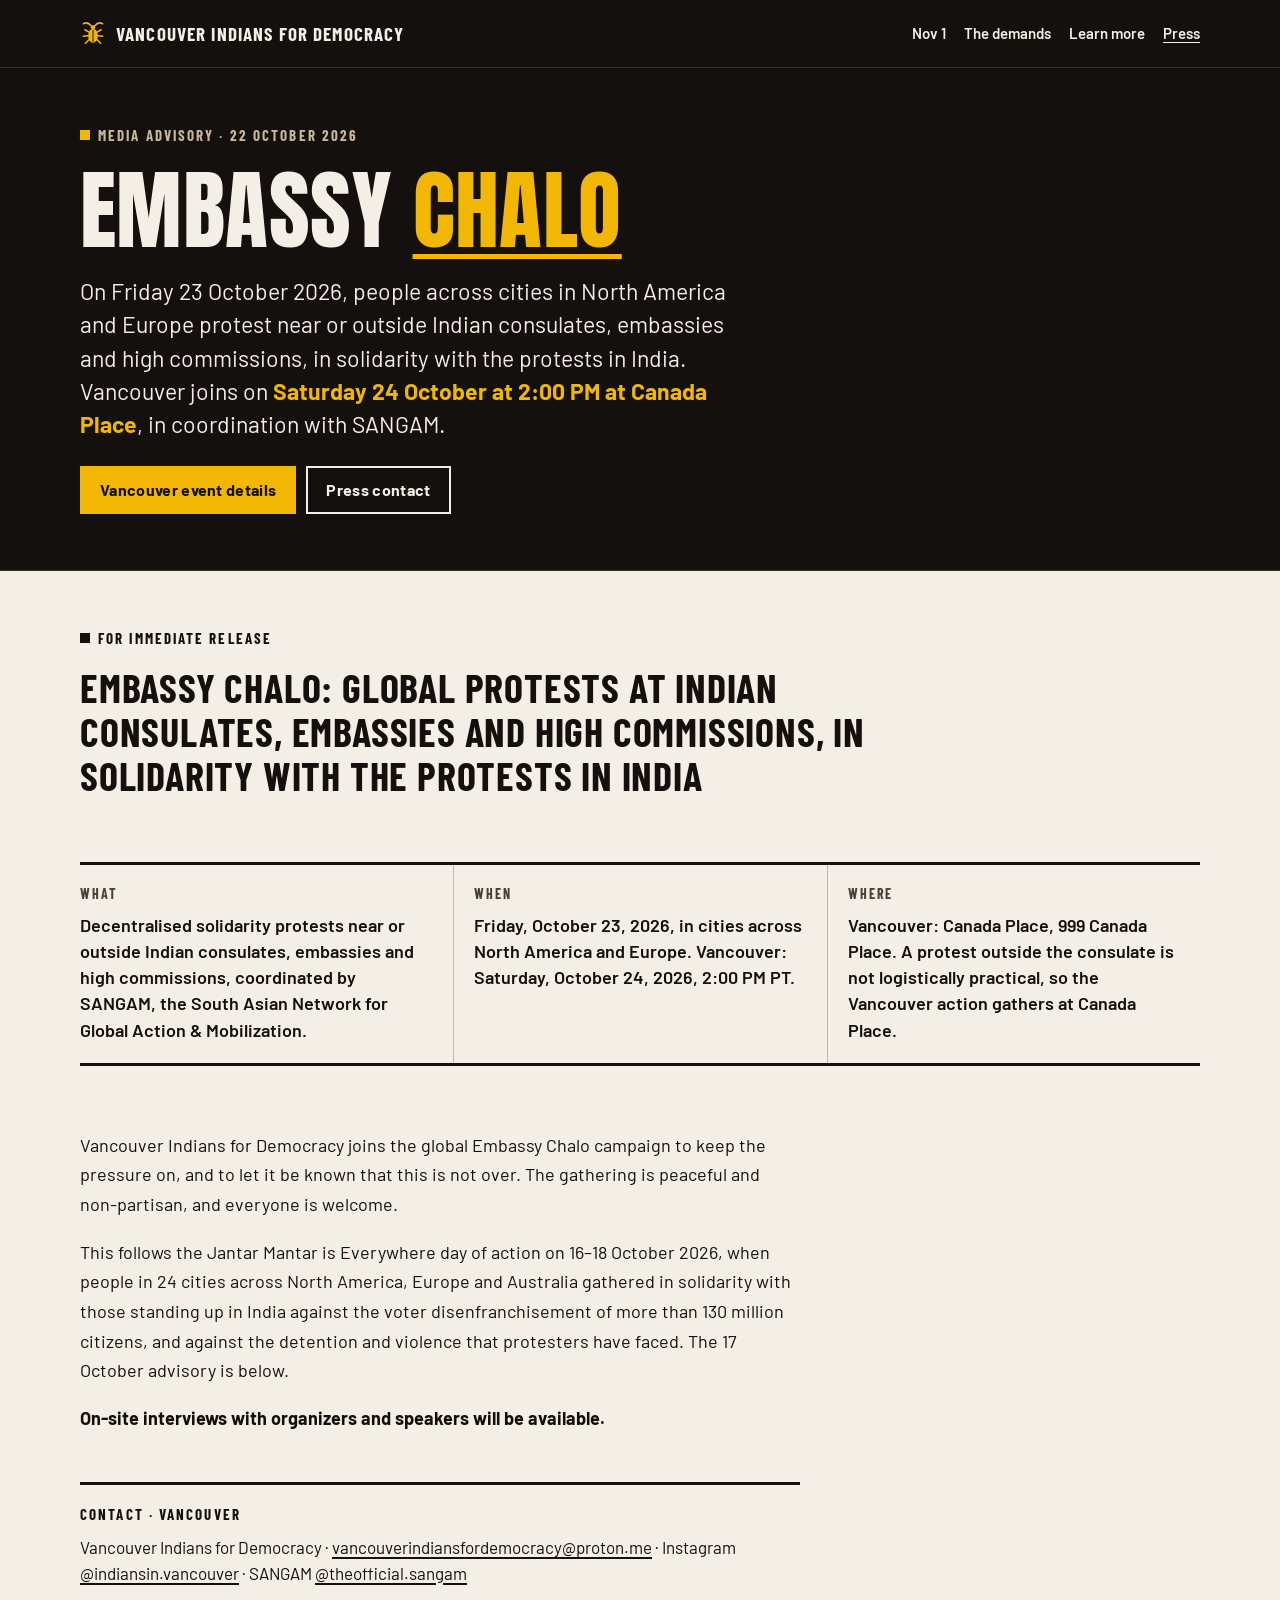
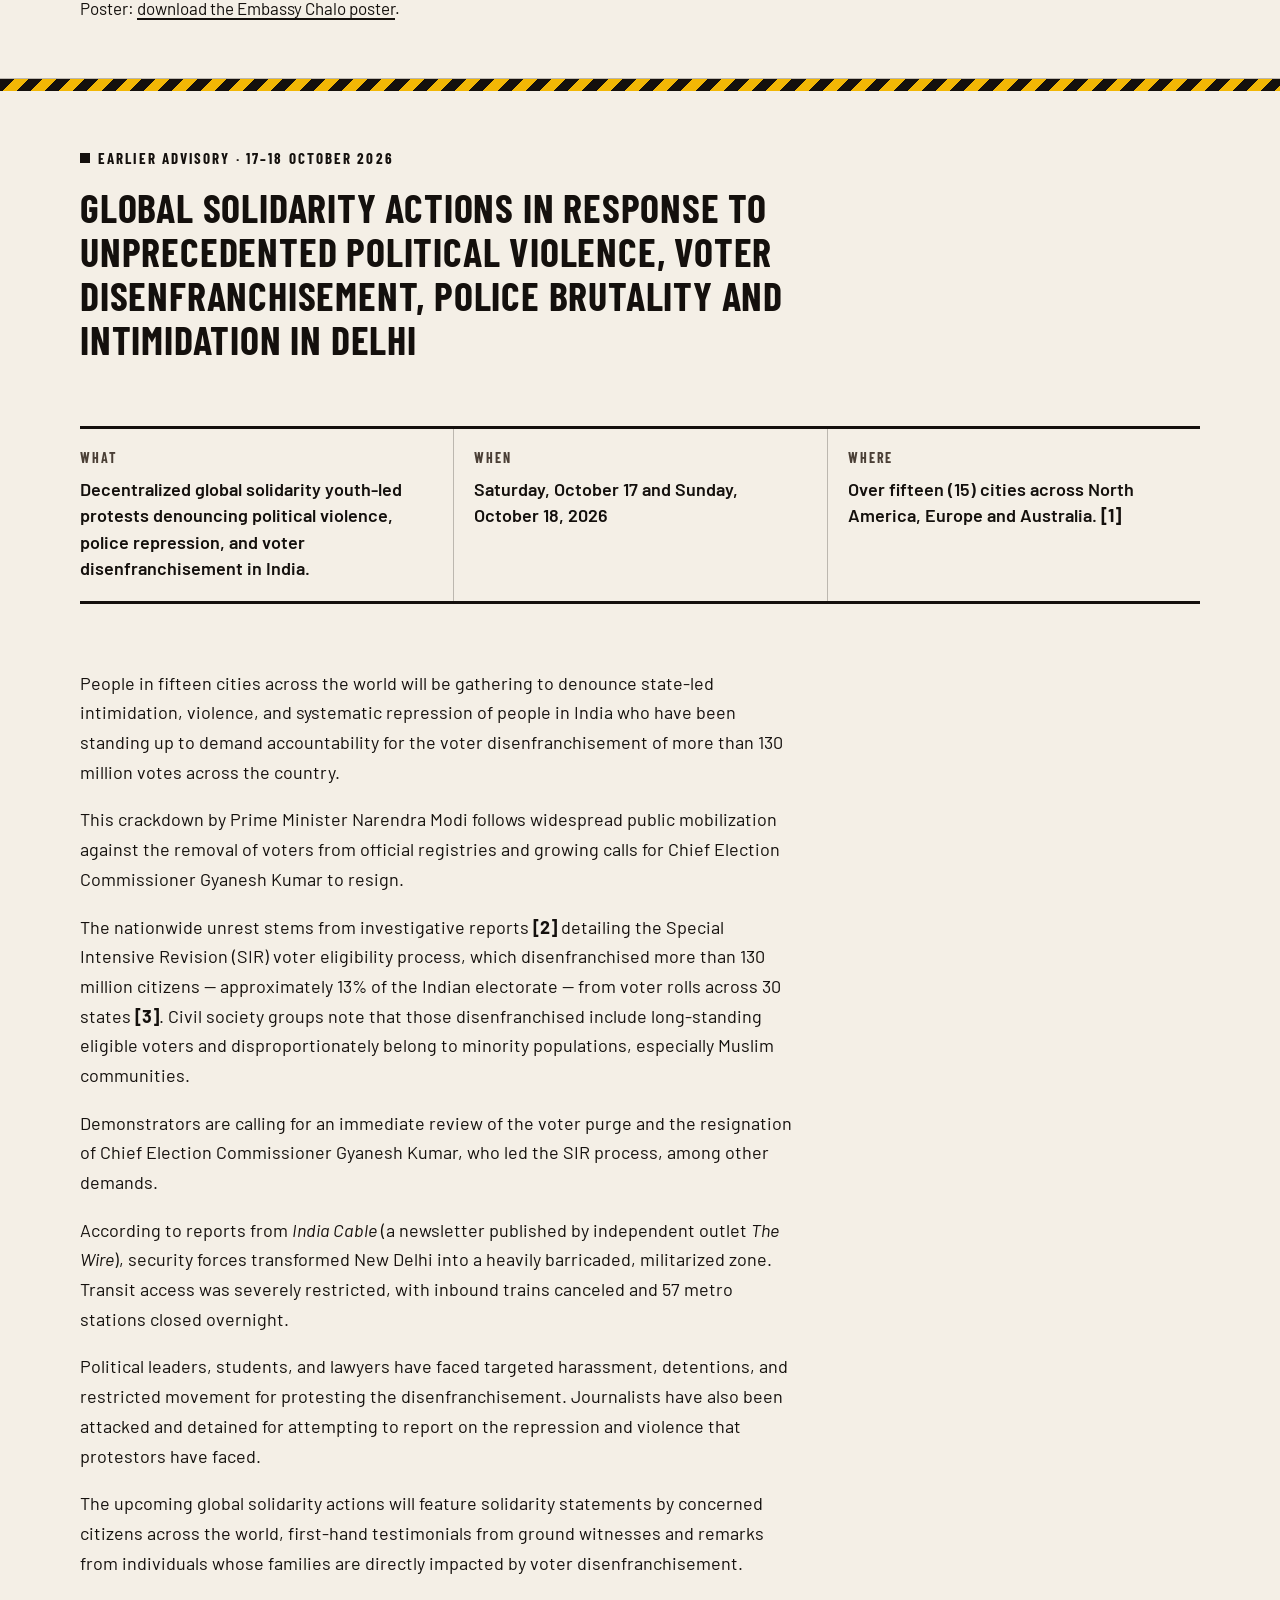
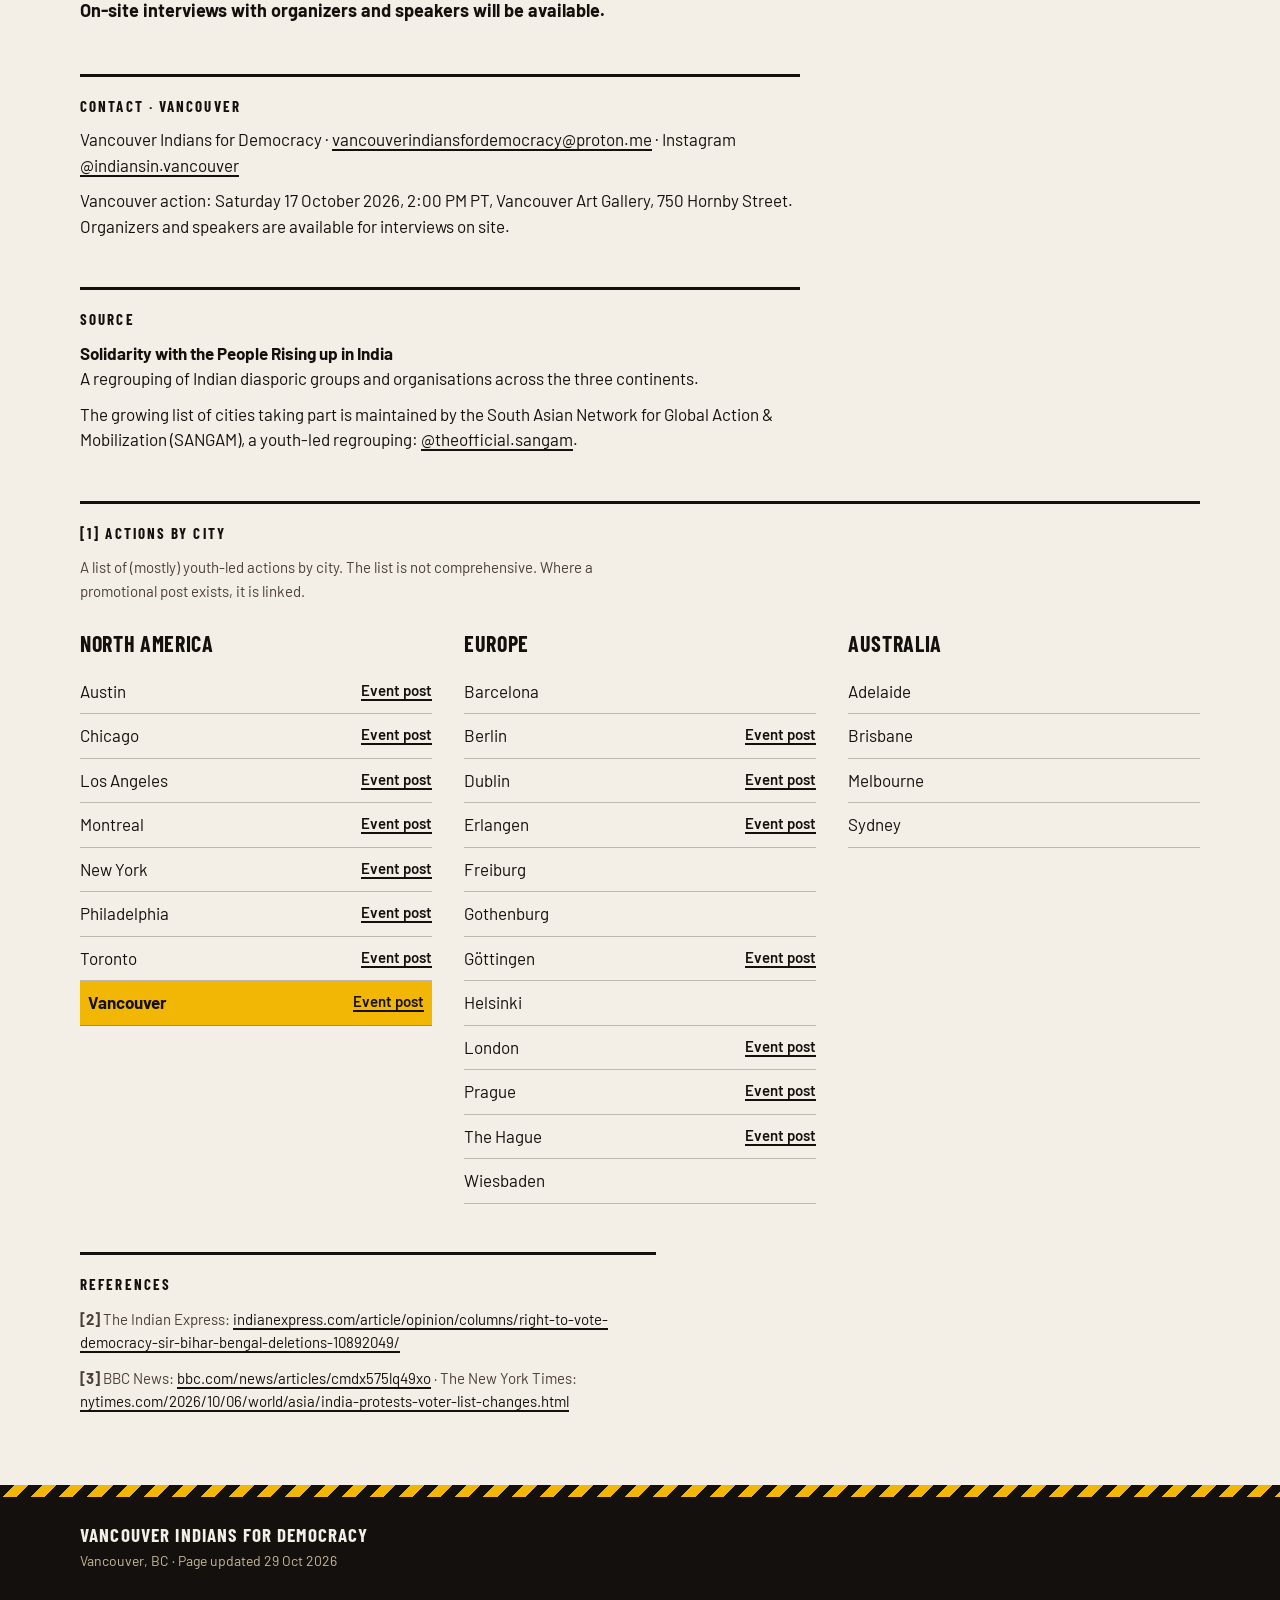
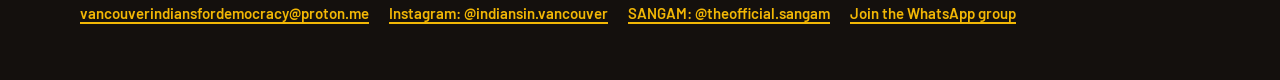
<file: media-advisory.html>
<!doctype html>
<html lang="en">
<head>
<meta charset="utf-8">
<meta name="viewport" content="width=device-width, initial-scale=1">
<title>Media advisory · Vancouver Indians for Democracy</title>
<meta name="description" content="Media advisory: global solidarity actions on 17–18 October 2026 in 15+ cities in response to political violence, voter disenfranchisement and police brutality in Delhi.">
<meta name="theme-color" content="#14100D">
<meta property="og:type" content="article">
<meta property="og:title" content="Media advisory: Jantar Mantar is Everywhere">
<meta property="og:description" content="Global solidarity actions on 17–18 October 2026 in 15+ cities in response to political violence, voter disenfranchisement and police brutality in Delhi.">
<link rel="icon" href="assets/logo.svg" type="image/svg+xml">
<link rel="preconnect" href="https://fonts.googleapis.com">
<link rel="preconnect" href="https://fonts.gstatic.com" crossorigin>
<link href="https://fonts.googleapis.com/css2?family=Anton&family=Barlow+Condensed:wght@600;700&family=Barlow:ital,wght@0,400;0,500;0,600;0,700;1,600&display=swap" rel="stylesheet">
<link rel="stylesheet" href="styles.css">
</head>
<body>
<a class="skip-link" href="#main">Skip to content</a>

<header class="site-header" id="top">
  <div class="wrap">
    <a class="brand" href="index.html">
      <svg viewBox="0 0 48 48" width="26" height="26" aria-hidden="true" fill="none" stroke="currentColor" stroke-width="2.8" stroke-linecap="round" stroke-linejoin="round">
        <path d="M21 11 C 17 6, 11 4, 6 7"/><path d="M27 11 C 31 6, 37 4, 42 7"/>
        <circle cx="24" cy="13.5" r="4" fill="currentColor" stroke="none"/>
        <ellipse cx="24" cy="29" rx="9" ry="13" fill="currentColor" stroke="none"/>
        <path d="M24 19 V 40" stroke="#14100D" stroke-width="1.8"/>
        <path d="M16 22 L 9 18"/><path d="M32 22 L 39 18"/>
        <path d="M15 29 L 6 30"/><path d="M33 29 L 42 30"/>
        <path d="M17 36 L 10 43"/><path d="M31 36 L 38 43"/>
      </svg>
      <span>Vancouver Indians for Democracy</span>
    </a>
    <nav class="site-nav" aria-label="Sections">
      <a href="index.html#everywhere">Nov 1</a>
      <a href="index.html#demand">The demands</a>
      <a href="learn-more.html">Learn more</a>
      <a href="media-advisory.html" aria-current="page">Press</a>
    </nav>
  </div>
</header>

<main id="main">

  <header class="article-hero">
    <div class="wrap article-hero__inner">
      <p class="label label--accent-dot">Media advisory · 22 October 2026</p>
      <h1 class="display">Embassy <span>Chalo</span></h1>
      <p class="article-hero__lede">On Friday 23 October 2026, people across cities in North America and Europe protest near or outside Indian consulates, embassies and high commissions, in solidarity with the protests in India. Vancouver joins on <strong>Saturday 24 October at 2:00 PM at Canada Place</strong>, in coordination with SANGAM.</p>
      <div class="btn-row">
        <a class="btn btn--solid-accent" href="index.html#meetup">Vancouver event details</a>
        <a class="btn btn--outline-paper" href="mailto:vancouverindiansfordemocracy@proton.me">Press contact</a>
      </div>
    </div>
  </header>

  <article class="advisory advisory--update" aria-labelledby="chalo-heading">
    <div class="wrap advisory__body">

      <div class="advisory__head">
        <p class="label">For immediate release</p>
        <h1 id="chalo-heading">Embassy Chalo: global protests at Indian consulates, embassies and high commissions, in solidarity with the protests in India</h1>
      </div>

      <dl class="facts">
        <div>
          <dt>What</dt>
          <dd>Decentralised solidarity protests near or outside Indian consulates, embassies and high commissions, coordinated by SANGAM, the South Asian Network for Global Action &amp; Mobilization.</dd>
        </div>
        <div>
          <dt>When</dt>
          <dd>Friday, October 23, 2026, in cities across North America and Europe. Vancouver: Saturday, October 24, 2026, 2:00 PM PT.</dd>
        </div>
        <div>
          <dt>Where</dt>
          <dd>Vancouver: Canada Place, 999 Canada Place. A protest outside the consulate is not logistically practical, so the Vancouver action gathers at Canada Place.</dd>
        </div>
      </dl>

      <div class="advisory__text">
        <p>Vancouver Indians for Democracy joins the global Embassy Chalo campaign to keep the pressure on, and to let it be known that this is not over. The gathering is peaceful and non-partisan, and everyone is welcome.</p>
        <p>This follows the Jantar Mantar is Everywhere day of action on 16–18 October 2026, when people in 24 cities across North America, Europe and Australia gathered in solidarity with those standing up in India against the voter disenfranchisement of more than 130 million citizens, and against the detention and violence that protesters have faced. The 17 October advisory is below.</p>
        <p><strong>On-site interviews with organizers and speakers will be available.</strong></p>
      </div>

      <section class="advisory__contact" aria-labelledby="chalo-contact-heading">
        <h2 id="chalo-contact-heading" class="advisory__sub">Contact · Vancouver</h2>
        <p>Vancouver Indians for Democracy · <a href="mailto:vancouverindiansfordemocracy@proton.me">vancouverindiansfordemocracy@proton.me</a> · Instagram <a href="https://www.instagram.com/indiansin.vancouver/">@indiansin.vancouver</a> · SANGAM <a href="https://www.instagram.com/theofficial.sangam/">@theofficial.sangam</a></p>
        <p>Poster: <a href="assets/embassy-chalo-oct24.jpg" download="embassy-chalo-oct24.jpg">download the Embassy Chalo poster</a>.</p>
      </section>

    </div>
  </article>

  <div class="hazard" aria-hidden="true"></div>

  <article class="advisory" aria-labelledby="advisory-heading">
    <div class="wrap advisory__body">

      <div class="advisory__head">
        <p class="label">Earlier advisory · 17–18 October 2026</p>
        <h1 id="advisory-heading">Global solidarity actions in response to unprecedented political violence, voter disenfranchisement, police brutality and intimidation in Delhi</h1>
      </div>

      <dl class="facts">
        <div>
          <dt>What</dt>
          <dd>Decentralized global solidarity youth-led protests denouncing political violence, police repression, and voter disenfranchisement in India.</dd>
        </div>
        <div>
          <dt>When</dt>
          <dd>Saturday, October 17 and Sunday, October 18, 2026</dd>
        </div>
        <div>
          <dt>Where</dt>
          <dd>Over fifteen (15) cities across North America, Europe and Australia. <a class="fn" href="#note-1">[1]</a></dd>
        </div>
      </dl>

      <div class="advisory__text">
        <p>People in fifteen cities across the world will be gathering to denounce state-led intimidation, violence, and systematic repression of people in India who have been standing up to demand accountability for the voter disenfranchisement of more than 130 million votes across the country.</p>
        <p>This crackdown by Prime Minister Narendra Modi follows widespread public mobilization against the removal of voters from official registries and growing calls for Chief Election Commissioner Gyanesh Kumar to resign.</p>
        <p>The nationwide unrest stems from investigative reports <a class="fn" href="#note-2">[2]</a> detailing the Special Intensive Revision (SIR) voter eligibility process, which disenfranchised more than 130 million citizens — approximately 13% of the Indian electorate — from voter rolls across 30 states <a class="fn" href="#note-3">[3]</a>. Civil society groups note that those disenfranchised include long-standing eligible voters and disproportionately belong to minority populations, especially Muslim communities.</p>
        <p>Demonstrators are calling for an immediate review of the voter purge and the resignation of Chief Election Commissioner Gyanesh Kumar, who led the SIR process, among other demands.</p>
        <p>According to reports from <cite>India Cable</cite> (a newsletter published by independent outlet <cite>The Wire</cite>), security forces transformed New Delhi into a heavily barricaded, militarized zone. Transit access was severely restricted, with inbound trains canceled and 57 metro stations closed overnight.</p>
        <p>Political leaders, students, and lawyers have faced targeted harassment, detentions, and restricted movement for protesting the disenfranchisement. Journalists have also been attacked and detained for attempting to report on the repression and violence that protestors have faced.</p>
        <p>The upcoming global solidarity actions will feature solidarity statements by concerned citizens across the world, first-hand testimonials from ground witnesses and remarks from individuals whose families are directly impacted by voter disenfranchisement.</p>
        <p><strong>On-site interviews with organizers and speakers will be available.</strong></p>
      </div>

      <section class="advisory__contact" aria-labelledby="contact-heading">
        <h2 id="contact-heading" class="advisory__sub">Contact · Vancouver</h2>
        <p>Vancouver Indians for Democracy · <a href="mailto:vancouverindiansfordemocracy@proton.me">vancouverindiansfordemocracy@proton.me</a> · Instagram <a href="https://www.instagram.com/indiansin.vancouver/">@indiansin.vancouver</a></p>
        <p>Vancouver action: Saturday 17 October 2026, 2:00 PM PT, Vancouver Art Gallery, 750 Hornby Street. Organizers and speakers are available for interviews on site.</p>
      </section>

      <section aria-labelledby="source-heading" class="advisory__contact">
        <h2 id="source-heading" class="advisory__sub">Source</h2>
        <p><strong>Solidarity with the People Rising up in India</strong><br>A regrouping of Indian diasporic groups and organisations across the three continents.</p>
        <p>The growing list of cities taking part is maintained by the South Asian Network for Global Action &amp; Mobilization (SANGAM), a youth-led regrouping: <a href="https://www.instagram.com/theofficial.sangam/">@theofficial.sangam</a>.</p>
      </section>

      <section id="note-1" aria-labelledby="cities-heading">
        <h2 id="cities-heading" class="advisory__sub">[1] Actions by city</h2>
        <p class="advisory__notes" style="padding-top: 12px; padding-bottom: 24px">A list of (mostly) youth-led actions by city. The list is not comprehensive. Where a promotional post exists, it is linked.</p>
        <div class="cities">
          <div>
            <h3>North America</h3>
            <ul>
              <li>Austin <a href="https://www.hindusforhumanrights.org/events-list/w53q5mzj0urzsc5tmv689it2s16t82">Event post</a></li>
              <li>Chicago <a href="https://www.hindusforhumanrights.org/events-list/e5zscg82yymf9b2w0h86hqdppcs6ma">Event post</a></li>
              <li>Los Angeles <a href="https://www.instagram.com/p/DeaNWDRy4cr/">Event post</a></li>
              <li>Montreal <a href="https://www.instagram.com/p/DeiZ0mCDL5A/">Event post</a></li>
              <li>New York <a href="https://www.hindusforhumanrights.org/events-list/mx7veli2js07y9390zfz3po44eh4hc">Event post</a></li>
              <li>Philadelphia <a href="https://www.hindusforhumanrights.org/events-list/3x3rddqhyeca3lnorula48m75m6r3e">Event post</a></li>
              <li>Toronto <a href="https://www.instagram.com/p/Deha8VCEfhT/">Event post</a></li>
              <li class="is-here">Vancouver <a href="https://www.instagram.com/p/DehZm-LBBHJ/">Event post</a></li>
            </ul>
          </div>
          <div>
            <h3>Europe</h3>
            <ul>
              <li>Barcelona</li>
              <li>Berlin <a href="https://www.instagram.com/p/DeedQK6CDNZ/">Event post</a></li>
              <li>Dublin <a href="https://www.instagram.com/p/Deh9CnPgFq6/">Event post</a></li>
              <li>Erlangen <a href="https://www.instagram.com/p/DegOMRhtbB6/">Event post</a></li>
              <li>Freiburg</li>
              <li>Gothenburg</li>
              <li>Göttingen <a href="https://www.instagram.com/p/DecwQT_Ctt7/">Event post</a></li>
              <li>Helsinki</li>
              <li>London <a href="https://www.instagram.com/p/Deh5huhjlJH/">Event post</a></li>
              <li>Prague <a href="https://www.instagram.com/p/DejAPOnIU_Q/">Event post</a></li>
              <li>The Hague <a href="https://www.instagram.com/p/Deb8WXWMA0n/">Event post</a></li>
              <li>Wiesbaden</li>
            </ul>
          </div>
          <div>
            <h3>Australia</h3>
            <ul>
              <li>Adelaide</li>
              <li>Brisbane</li>
              <li>Melbourne</li>
              <li>Sydney</li>
            </ul>
          </div>
        </div>
      </section>

      <section aria-labelledby="refs-heading" class="advisory__notes">
        <h2 id="refs-heading" class="advisory__sub" style="color: #14100D">References</h2>
        <p id="note-2"><strong>[2]</strong> The Indian Express: <a href="https://indianexpress.com/article/opinion/columns/right-to-vote-democracy-sir-bihar-bengal-deletions-10892049/">indianexpress.com/article/opinion/columns/right-to-vote-democracy-sir-bihar-bengal-deletions-10892049/</a></p>
        <p id="note-3"><strong>[3]</strong> BBC News: <a href="https://www.bbc.com/news/articles/cmdx575lq49xo">bbc.com/news/articles/cmdx575lq49xo</a> · The New York Times: <a href="https://www.nytimes.com/2026/10/06/world/asia/india-protests-voter-list-changes.html">nytimes.com/2026/10/06/world/asia/india-protests-voter-list-changes.html</a></p>
      </section>

    </div>
  </article>

</main>

<footer class="site-footer">
  <div class="hazard" aria-hidden="true"></div>
  <div class="wrap">
    <div>
      <p class="site-footer__name">Vancouver Indians for Democracy</p>
      <p class="site-footer__meta">Vancouver, BC · Page updated 29 Oct 2026</p>
    </div>
    <nav aria-label="Contact">
      <a href="mailto:vancouverindiansfordemocracy@proton.me">vancouverindiansfordemocracy@proton.me</a>
      <a href="https://www.instagram.com/indiansin.vancouver/">Instagram: @indiansin.vancouver</a>
      <a href="https://www.instagram.com/theofficial.sangam/">SANGAM: @theofficial.sangam</a>
      <a href="https://chat.whatsapp.com/Jw7I8cfswXF1z7F6qlgv0t?mode=gi_t">Join the WhatsApp group</a>
    </nav>
  </div>
</footer>

</body>
</html>
</file>
<file: styles.css>
:root {
  --ink: #14100D;
  --paper: #F4EFE6;
  --accent: #F2B705;
  --rule: #3A2F27;
  --muted-dark: #C9B79C;
  --muted-light: #4A3F36;
  --font-display: Anton, Impact, 'Arial Narrow', sans-serif;
  --font-label: 'Barlow Condensed', Barlow, sans-serif;
  --font-body: Barlow, 'Helvetica Neue', Arial, sans-serif;
}

*, *::before, *::after { box-sizing: border-box; }

html { scroll-behavior: smooth; }
@media (prefers-reduced-motion: reduce) { html { scroll-behavior: auto; } }

html, body { margin: 0; background: var(--ink); }

body {
  color: var(--paper);
  font-family: var(--font-body);
  font-size: 17px;
  line-height: 1.5;
  -webkit-font-smoothing: antialiased;
}

a {
  color: var(--accent);
  text-decoration: underline;
  text-underline-offset: 3px;
  text-decoration-thickness: 1.5px;
}
a:hover { text-decoration-thickness: 3px; }
a:focus-visible, button:focus-visible { outline: 3px solid var(--accent); outline-offset: 3px; }

h1, h2, h3, p, ul, ol, figure, blockquote { margin: 0; }

.wrap { max-width: 1160px; margin: 0 auto; width: 100%; padding-left: 20px; padding-right: 20px; }

.skip-link {
  position: absolute; left: 12px; top: -60px; z-index: 10;
  padding: 10px 14px; background: var(--accent); color: var(--ink); font-weight: 700;
}
.skip-link:focus { top: 12px; }

/* Shared type */
.display { font-family: var(--font-display); font-weight: 400; letter-spacing: 0.005em; text-transform: uppercase; }
.label {
  display: flex; align-items: center; gap: 8px;
  font-family: var(--font-label); font-weight: 700; font-size: 15px;
  letter-spacing: 0.14em; text-transform: uppercase;
}
.label::before { content: ""; width: 10px; height: 10px; background: currentColor; display: inline-block; flex: none; }
.label--accent-dot::before { background: var(--accent); }
.hazard { height: 12px; background-image: repeating-linear-gradient(135deg, var(--ink) 0 10px, var(--accent) 10px 20px); }

/* Buttons */
.btn {
  display: inline-flex; align-items: center; justify-content: center;
  min-height: 48px; padding: 0 20px;
  font: inherit; font-weight: 700; font-size: 16px; letter-spacing: 0.02em;
  text-decoration: none; cursor: pointer; border: 0; border-radius: 0;
}
.btn--solid-ink { background: var(--ink); color: var(--accent); }
.btn--outline-ink { padding: 0 18px; border: 2px solid var(--ink); color: var(--ink); background: transparent; }
.btn--solid-accent { background: var(--accent); color: var(--ink); }
.btn--outline-paper { padding: 0 18px; border: 2px solid var(--paper); color: var(--paper); background: transparent; }
.btn-row { display: flex; flex-wrap: wrap; gap: 10px; }

/* Header */
.site-header { border-bottom: 1px solid var(--rule); }
.site-header .wrap {
  padding-top: 10px; padding-bottom: 10px;
  display: flex; justify-content: space-between; align-items: center; flex-wrap: wrap; gap: 0 20px;
}
.brand { display: flex; align-items: center; gap: 10px; text-decoration: none; color: var(--paper); padding: 9px 0; }
.brand svg { color: var(--accent); flex: none; }
.brand span {
  font-family: var(--font-label); font-weight: 700; font-size: 19px;
  letter-spacing: 0.06em; text-transform: uppercase; line-height: 1;
}
.site-nav { display: flex; gap: 0 18px; font-weight: 600; font-size: 15px; }
.site-nav a { color: var(--paper); text-decoration: none; padding: 12px 0; display: inline-block; }
.site-nav a:hover, .site-nav a[aria-current="page"] { text-decoration: underline; }

.visually-hidden {
  position: absolute; width: 1px; height: 1px; margin: -1px; padding: 0;
  overflow: hidden; clip: rect(0 0 0 0); white-space: nowrap; border: 0;
}

/* Hero */
.hero {
  position: relative;
  min-height: clamp(520px, calc(60vw + 200px), 640px);
  display: flex; flex-direction: column; justify-content: flex-end; overflow: hidden;
}
.hero__img { position: absolute; inset: 0; width: 100%; height: 100%; object-fit: cover; object-position: 50% 62%; }
.hero__shade {
  position: absolute; inset: 0;
  background-image: linear-gradient(180deg, rgba(20,16,13,0.28) 0%, rgba(20,16,13,0.6) 45%, rgba(20,16,13,0.94) 100%);
}
.hero__credit {
  position: absolute; top: 12px; right: 12px; max-width: calc(100% - 24px);
  padding: 5px 9px; background: rgba(20,16,13,0.62);
  font-size: 12px; line-height: 1.4; text-align: right; color: #D9CDB8;
}
.hero__credit a { color: #D9CDB8; }
.hero__body { position: relative; padding-top: 36px; padding-bottom: 72px; }
.hero__inner { max-width: 520px; display: flex; flex-direction: column; gap: 22px; }
.hero__kicker { display: flex; align-items: center; gap: 12px; }
.hero__kicker svg { color: var(--accent); flex: none; }
.hero__kicker p {
  font-family: var(--font-label); font-weight: 700; font-size: 15px;
  letter-spacing: 0.14em; text-transform: uppercase; color: var(--muted-dark);
}
.hero .hero__heading { font-size: clamp(46px, 5vw, 64px); line-height: 0.92; text-wrap: balance; color: var(--paper); }
.hero .hero__heading span { color: var(--accent); }
.hero__lede { font-size: 19px; line-height: 1.45; max-width: 44ch; }

/* Meetup card */
.meetup-row { padding-bottom: 48px; display: flex; justify-content: flex-end; }
.meetup {
  position: relative; width: min(100%, 560px);
  margin-top: clamp(-300px, calc((1100px - 100vw) * 10 - 44px), -44px);
  background: var(--accent); color: var(--ink);
  display: flex; flex-direction: column;
  box-shadow: 0 24px 60px rgba(0, 0, 0, 0.45);
}
.meetup__body { padding: 20px 22px 26px; display: flex; flex-direction: column; gap: 18px; }
.meetup__top { display: flex; justify-content: space-between; align-items: baseline; flex-wrap: wrap; gap: 6px 16px; }
.meetup__updated { font-size: 14px; font-weight: 600; }
.meetup__event {
  font-family: var(--font-label); font-weight: 700; font-size: clamp(22px, 2.4vw, 28px);
  letter-spacing: 0.03em; text-transform: uppercase; line-height: 1.1;
}
.meetup__date { font-size: clamp(56px, 14vw, 92px); line-height: 0.9; }
.meetup__time { font-size: clamp(28px, 7vw, 40px); line-height: 1; }
.meetup__place { display: flex; flex-direction: column; gap: 2px; }
.meetup__venue { font-size: 19px; font-weight: 700; line-height: 1.3; }
.meetup__address { font-size: 16px; font-weight: 500; line-height: 1.4; }
.meetup__notes { font-size: 15px; line-height: 1.45; font-weight: 500; }
.meetup__global { font-size: 15px; line-height: 1.45; font-weight: 500; padding-top: 6px; border-top: 1px solid rgba(20,16,13,0.3); }
.meetup__global a { color: var(--ink); }
.meetup .btn-row { padding-top: 4px; }

/* First block on the home page (currently Embassy Chalo, 24 Oct) */
.everywhere { position: relative; overflow: hidden; background: var(--ink); color: var(--paper); }
.everywhere a { color: var(--paper); }
.everywhere__img { position: absolute; inset: 0; width: 100%; height: 100%; object-fit: cover; object-position: 50% 42%; }
.everywhere__shade {
  position: absolute; inset: 0;
  background-image: linear-gradient(180deg, rgba(20,16,13,0.55) 0%, rgba(20,16,13,0.7) 50%, rgba(20,16,13,0.93) 100%);
}
.everywhere__grid {
  position: relative; padding-top: 60px; padding-bottom: 8px;
  display: grid; grid-template-columns: repeat(auto-fit, minmax(min(460px, 100%), 1fr)); gap: 28px 56px; align-items: start;
}
.everywhere__text { display: flex; flex-direction: column; gap: 22px; }
.lockup { display: flex; align-items: center; gap: 16px; flex-wrap: wrap; }
.lockup__logo { height: clamp(88px, 9vw, 120px); width: auto; display: block; }
.lockup p {
  font-family: var(--font-label); font-weight: 700; font-size: 15px;
  letter-spacing: 0.14em; text-transform: uppercase; color: var(--paper); max-width: 16ch; line-height: 1.3;
}
.everywhere h1 { font-size: clamp(64px, 9vw, 124px); line-height: 0.9; text-wrap: balance; }
.everywhere h1 span { color: var(--accent); }
.everywhere__tag {
  font-family: var(--font-label); font-weight: 700; font-size: clamp(20px, 2.2vw, 26px);
  letter-spacing: 0.04em; text-transform: uppercase; line-height: 1.25;
}
.everywhere__tag span {
  display: block; color: var(--muted-dark); font-weight: 600;
  letter-spacing: 0.02em; text-transform: none; font-size: 0.78em;
}
.everywhere__lede { font-size: 19px; line-height: 1.45; max-width: 46ch; }
.everywhere__lede--strong { font-weight: 600; }
.everywhere__side { display: flex; flex-direction: column; gap: 16px; }
.van { display: flex; flex-direction: column; gap: 6px; padding: 18px 20px 20px; background: var(--accent); color: var(--ink); }
.van__when { font-size: clamp(30px, 3.4vw, 44px); line-height: 1; }
.van__where { font-size: 17px; font-weight: 600; line-height: 1.4; }
.btn--solid-paper { background: var(--paper); color: var(--ink); }
.everywhere .btn--solid-paper { color: var(--ink); }
.everywhere__spacer { position: relative; height: 44px; }
.everywhere .hazard { position: relative; }

/* Demands */
.demand { background: var(--paper); color: var(--ink); }
.demand a { color: var(--ink); }
.demand .wrap { padding-top: 56px; padding-bottom: 64px; display: flex; flex-direction: column; gap: 36px; }
.demand__intro { display: flex; flex-direction: column; gap: 18px; max-width: 760px; }
.demand h2 { font-size: clamp(42px, 5.8vw, 72px); line-height: 0.94; text-wrap: balance; }
.demand__tagline {
  font-family: var(--font-label); font-weight: 700; font-size: clamp(18px, 2vw, 22px);
  letter-spacing: 0.04em; text-transform: uppercase; line-height: 1.3;
}
.demand__source { font-size: 16px; color: var(--muted-light); }

.demand-list {
  list-style: none; padding: 0;
  display: grid; grid-template-columns: repeat(auto-fit, minmax(min(300px, 100%), 1fr)); gap: 28px 32px;
}
.demand-list > li { display: flex; flex-direction: column; gap: 12px; padding-top: 18px; border-top: 3px solid var(--ink); }
.demand-list__num { font-size: 56px; line-height: 1; }
.demand-list h3 {
  font-family: var(--font-label); font-weight: 700; font-size: 24px;
  letter-spacing: 0.04em; text-transform: uppercase; line-height: 1.15;
}
.demand-list ul { padding-left: 20px; display: flex; flex-direction: column; gap: 6px; font-size: 16px; }

.context {
  display: grid; grid-template-columns: repeat(auto-fit, minmax(min(480px, 100%), 1fr));
  gap: 32px 64px; align-items: start; padding-top: 8px;
}
.context__text { display: flex; flex-direction: column; gap: 16px; }
.context__text h3 {
  font-family: var(--font-label); font-weight: 700; font-size: 15px;
  letter-spacing: 0.14em; text-transform: uppercase;
}
.context__text p { line-height: 1.55; }
.sources { display: flex; flex-wrap: wrap; gap: 6px 18px; font-size: 14px; font-weight: 500; padding-top: 4px; }
.sources span { color: var(--muted-light); }
.quote { padding-top: 18px; border-top: 3px solid var(--ink); display: flex; flex-direction: column; gap: 8px; }
.quote blockquote { font-size: 21px; line-height: 1.35; font-weight: 600; font-style: italic; }
.quote figcaption { font-size: 14px; font-weight: 500; color: var(--muted-light); }

/* From the streets: image grid */
.streets__inner { padding-top: 56px; padding-bottom: 56px; display: flex; flex-direction: column; gap: 24px; }
.streets__head { display: flex; flex-direction: column; gap: 14px; max-width: 720px; }
.streets__head .label { color: var(--muted-dark); }
.streets h2 { font-size: clamp(34px, 4.6vw, 56px); line-height: 0.95; text-wrap: balance; }
.streets__grid { display: grid; grid-template-columns: repeat(auto-fit, minmax(min(300px, 100%), 1fr)); gap: 24px 16px; }
.streets figure { display: flex; flex-direction: column; gap: 10px; }
.streets img { aspect-ratio: 1 / 1; width: 100%; height: auto; object-fit: cover; display: block; background: #241C17; }
.streets figcaption { display: flex; flex-direction: column; gap: 2px; font-size: 14px; line-height: 1.4; }
.streets__title { font-weight: 600; color: var(--paper); }
.streets__credit { color: var(--muted-dark); }
.streets__credit a { color: var(--muted-dark); }

/* Link from the home page to the article */
.read-more { display: flex; flex-wrap: wrap; align-items: center; gap: 12px 20px; padding-top: 8px; }
.read-more p { font-size: 16px; color: var(--muted-light); }
.demand .read-more .btn { color: var(--accent); }

/* Article page */
.article-hero { border-bottom: 1px solid var(--rule); }
.article-hero__inner { padding-top: 56px; padding-bottom: 56px; display: flex; flex-direction: column; gap: 24px; }
.article-hero .label { color: var(--muted-dark); }
.article-hero h1 { font-size: clamp(44px, 7vw, 88px); line-height: 0.92; text-wrap: balance; max-width: 16ch; }
.article-hero h1 span { color: var(--accent); text-decoration: underline; text-decoration-thickness: 0.06em; text-underline-offset: 0.08em; }
.article-hero__lede { font-size: clamp(19px, 2.2vw, 23px); line-height: 1.45; max-width: 52ch; }
.article-hero__lede strong { color: var(--accent); font-weight: 700; }

.toc { margin-top: 12px; padding-top: 20px; border-top: 1px solid var(--rule); max-width: 760px; }
.toc__title {
  font-family: var(--font-label); font-weight: 700; font-size: 14px;
  letter-spacing: 0.14em; text-transform: uppercase; color: var(--muted-dark); margin-bottom: 8px;
}
.toc ol { list-style: none; padding: 0; display: grid; grid-template-columns: repeat(auto-fit, minmax(min(320px, 100%), 1fr)); gap: 0 32px; }
.toc a {
  display: flex; gap: 12px; align-items: baseline; padding: 9px 0;
  color: var(--paper); text-decoration: none; font-weight: 600; font-size: 16px;
  border-bottom: 1px solid var(--rule);
}
.toc a:hover { color: var(--accent); }
.toc a span { font-family: var(--font-display); color: var(--accent); font-size: 18px; min-width: 2ch; }

.article { background: var(--paper); color: var(--ink); }
.article a { color: var(--ink); }
.article__body { padding-top: 64px; padding-bottom: 72px; display: flex; flex-direction: column; gap: 64px; }

.article-section {
  display: grid; grid-template-columns: 120px minmax(0, 68ch); gap: 0 32px;
  scroll-margin-top: 24px;
}
.article-section > * { grid-column: 2; }
.article-section .article-section__num { grid-column: 1; grid-row: 1 / span 2; font-size: 72px; line-height: 0.9; }
.article-section h3 {
  font-family: var(--font-label); font-weight: 700; font-size: clamp(26px, 3vw, 34px);
  letter-spacing: 0.02em; text-transform: uppercase; line-height: 1.1; margin-bottom: 18px;
  padding-top: 14px; border-top: 3px solid var(--ink);
}
.article-section p, .article-section li { font-size: 18px; line-height: 1.65; }
.article-section p + p { margin-top: 16px; }
.article-section strong { font-weight: 700; }

.article-stat { font-size: 20px; }
.article-stat .display { display: block; font-size: clamp(56px, 9vw, 96px); line-height: 0.95; margin-bottom: 6px; }

.article-emphasis { font-weight: 700; }
.article-section .article-question {
  margin-top: 24px; padding: 20px 22px;
  background: var(--ink); color: var(--paper);
  font-size: 20px; line-height: 1.45; font-weight: 700;
}

.article-demands { list-style: none; padding: 0; counter-reset: demand; display: flex; flex-direction: column; }
.article-demands li {
  counter-increment: demand; position: relative;
  padding: 16px 0 16px 48px; border-top: 1px solid rgba(20,16,13,0.25);
}
.article-demands li:last-child { border-bottom: 1px solid rgba(20,16,13,0.25); }
.article-demands li::before {
  content: counter(demand); position: absolute; left: 0; top: 14px;
  width: 32px; height: 32px; display: flex; align-items: center; justify-content: center;
  background: var(--ink); color: var(--accent); font-family: var(--font-display); font-size: 18px;
}
.article-demands strong { text-transform: uppercase; letter-spacing: 0.02em; }

.part-heading { display: flex; flex-direction: column; gap: 14px; max-width: 900px; }
.part-heading h2 { font-size: clamp(38px, 5.4vw, 68px); line-height: 0.94; text-wrap: balance; }

.statement { background: var(--ink); border-top: 12px solid transparent; border-image: repeating-linear-gradient(135deg, var(--ink) 0 10px, var(--accent) 10px 20px) 12; }
.statement p {
  padding-top: 64px; padding-bottom: 64px;
  font-size: clamp(34px, 5vw, 64px); line-height: 1; text-wrap: balance; max-width: 1160px;
}
.statement span { color: var(--accent); }

.article-cta { padding-top: 56px; padding-bottom: 64px; display: flex; flex-direction: column; gap: 20px; }
.article-cta h2 { font-size: clamp(32px, 4.4vw, 52px); line-height: 0.95; }

@media (max-width: 720px) {
  .article-section { grid-template-columns: minmax(0, 1fr); }
  .article-section > * { grid-column: 1; }
  .article-section .article-section__num { grid-column: 1; grid-row: auto; font-size: 56px; margin-bottom: 8px; }
  .article__body { gap: 48px; }
}

/* Media advisory page */
.advisory { background: var(--paper); color: var(--ink); }
.advisory a { color: var(--ink); }
.advisory__body { padding-top: 56px; padding-bottom: 72px; display: flex; flex-direction: column; gap: 48px; }
.advisory__head { display: flex; flex-direction: column; gap: 16px; max-width: 900px; }
.advisory__head h1 {
  font-family: var(--font-label); font-weight: 700; font-size: clamp(26px, 3.4vw, 40px);
  letter-spacing: 0.02em; text-transform: uppercase; line-height: 1.1;
}
.facts { display: grid; grid-template-columns: repeat(auto-fit, minmax(min(260px, 100%), 1fr)); gap: 0; border-top: 3px solid var(--ink); border-bottom: 3px solid var(--ink); }
.facts > div { padding: 18px 20px 20px 0; display: flex; flex-direction: column; gap: 8px; }
.facts > div + div { border-left: 1px solid rgba(20,16,13,0.25); padding-left: 20px; }
.facts dt { font-family: var(--font-label); font-weight: 700; font-size: 14px; letter-spacing: 0.14em; text-transform: uppercase; color: var(--muted-light); }
.facts dd { margin: 0; font-size: 18px; line-height: 1.45; font-weight: 600; }
.advisory__text { max-width: 72ch; display: flex; flex-direction: column; gap: 18px; }
.advisory__text p { font-size: 18px; line-height: 1.65; }
.advisory a.fn { text-decoration: none; font-weight: 700; }
.advisory__sub {
  font-family: var(--font-label); font-weight: 700; font-size: 15px;
  letter-spacing: 0.14em; text-transform: uppercase; padding-top: 18px; border-top: 3px solid var(--ink);
}
.cities { display: grid; grid-template-columns: repeat(auto-fit, minmax(min(280px, 100%), 1fr)); gap: 32px; }
.cities h3 { font-family: var(--font-label); font-weight: 700; font-size: 22px; letter-spacing: 0.03em; text-transform: uppercase; margin-bottom: 10px; }
.cities ul { list-style: none; padding: 0; }
.cities li { display: flex; justify-content: space-between; gap: 12px; padding: 9px 0; border-bottom: 1px solid rgba(20,16,13,0.25); font-size: 17px; }
.cities li.is-here { font-weight: 700; background: var(--accent); padding-left: 8px; padding-right: 8px; }
.cities li a { font-size: 15px; font-weight: 600; white-space: nowrap; }
.cities li span { color: var(--muted-light); font-size: 15px; }
.advisory__notes { max-width: 72ch; display: flex; flex-direction: column; gap: 12px; font-size: 15px; line-height: 1.55; color: var(--muted-light); }
.advisory__notes a { overflow-wrap: anywhere; }
.advisory__contact { display: flex; flex-direction: column; gap: 10px; max-width: 72ch; }
.advisory__contact p { font-size: 17px; line-height: 1.5; }
@media (max-width: 720px) {
  .facts > div + div { border-left: 0; padding-left: 0; border-top: 1px solid rgba(20,16,13,0.25); }
}

.advisory--update { border-bottom: 1px solid rgba(20,16,13,0.25); }
.advisory--update .advisory__body { padding-bottom: 56px; }

/* Footer */
.site-footer .wrap {
  padding-top: 28px; padding-bottom: 44px;
  display: flex; justify-content: space-between; align-items: flex-start; flex-wrap: wrap; gap: 20px 40px;
}
.site-footer__name {
  font-family: var(--font-label); font-weight: 700; font-size: 19px;
  letter-spacing: 0.06em; text-transform: uppercase; line-height: 1;
}
.site-footer__meta { margin-top: 6px; font-size: 14px; color: var(--muted-dark); }
.site-footer__credits { margin-top: 10px; max-width: 60ch; font-size: 12px; line-height: 1.5; color: #8E8070; }
.site-footer__credits a { color: #8E8070; }
.site-footer nav { display: flex; flex-wrap: wrap; gap: 0 20px; font-size: 15px; font-weight: 600; }
.site-footer nav a { padding: 11px 0; display: inline-block; }
</file>
